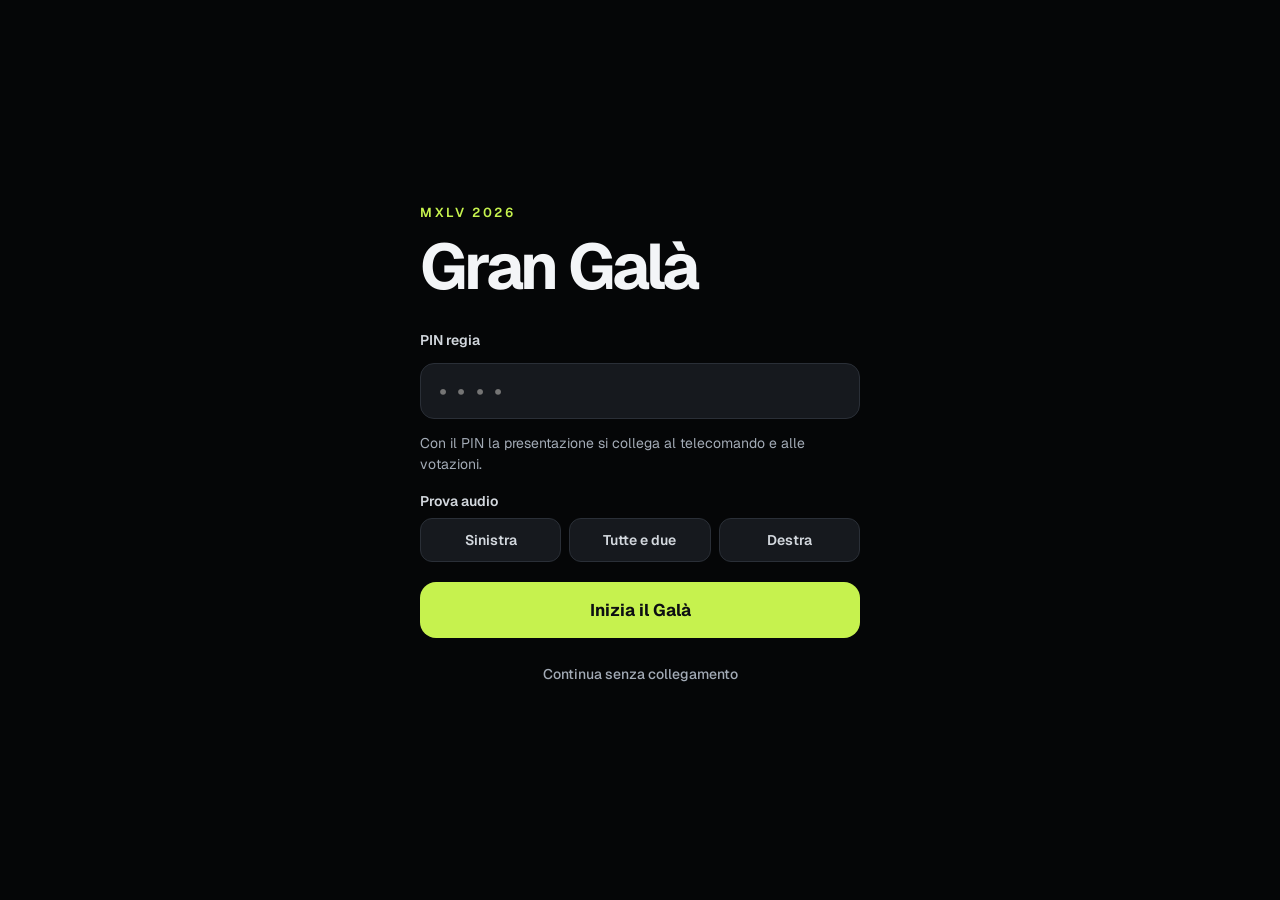
<file: presentazione.html>
<!doctype html>
<html lang="it">
<head>
  <meta charset="utf-8">
  <meta name="viewport" content="width=device-width, initial-scale=1, viewport-fit=cover">
  <title>Gran Galà MXLV</title>
  <meta name="robots" content="noindex, nofollow">
  <meta name="theme-color" content="#050607">
  <link rel="icon" href="img/icon-192.png">
  <link rel="preconnect" href="https://fonts.googleapis.com">
  <link rel="preconnect" href="https://fonts.gstatic.com" crossorigin>
  <link rel="stylesheet" href="https://fonts.googleapis.com/css2?family=Geist:wght@400;500;600;700;800&display=swap">
  <link rel="stylesheet" href="gala/presentazione.css?v=8">
  <link rel="stylesheet" href="gala/atto2.css?v=1">
</head>
<body>
  <div class="viewport">
    <div class="stage" id="stage"></div>
  </div>

  <div class="start" id="start">
    <div class="start-box">
      <span class="start-eyebrow">MXLV 2026</span>
      <h1>Gran Galà</h1>
      <label class="start-label" for="pin">PIN regia</label>
      <input id="pin" class="start-pin" type="password" inputmode="numeric" autocomplete="off" maxlength="12" placeholder="••••">
      <p class="start-msg" id="start-msg">Con il PIN la presentazione si collega al telecomando e alle votazioni.</p>
      <div class="start-audio" role="group" aria-label="Prova audio">
        <span class="start-label">Prova audio</span>
        <div class="start-audio-btns">
          <button type="button" data-chime="-1">Sinistra</button>
          <button type="button" data-chime="0">Tutte e due</button>
          <button type="button" data-chime="1">Destra</button>
        </div>
      </div>
      <button type="button" class="start-go" id="start-go">Inizia il Galà</button>
      <button type="button" class="start-skip" id="start-skip">Continua senza collegamento</button>
    </div>
  </div>

  <div class="taken" id="taken" hidden>
    <div class="taken-box">
      <b>La regia è passata a <span id="taken-dev">un altro dispositivo</span></b>
      <span>Il telecomando adesso comanda l'altra presentazione. Questa resta ferma.</span>
      <button type="button" id="taken-go">Riprendi la regia qui</button>
    </div>
  </div>

  <div class="overview" id="overview" hidden>
    <div class="ov-head"><b>Tutte le slide</b><span>Clicca una slide per andarci. O oppure Esc per chiudere.</span><button type="button" id="ov-close">Chiudi</button></div>
    <div class="ov-grid"></div>
  </div>
  <div class="toast" id="toast" role="status" hidden></div>

  <nav class="hud" id="hud" aria-label="Controlli presentazione">
    <button type="button" id="hud-prev" aria-label="Slide precedente">◀</button>
    <select id="hud-jump" aria-label="Vai alla slide"></select>
    <button type="button" id="hud-next" aria-label="Slide successiva">▶</button>
    <button type="button" id="hud-ov">Tutte le slide</button>
    <button type="button" id="hud-edit">Modifica testi</button>
    <span class="hud-link" id="hud-link" title="Collegamento al telecomando"></span>
    <button type="button" id="hud-fs">Schermo intero</button>
  </nav>

  <script src="lib/supabase.js?v=2.45.4"></script>
  <script src="gala/stagione.js?v=1"></script>
  <script src="gala/atto2.js?v=1"></script>
  <script src="gala/presentazione.js?v=11"></script>
</body>
</html>
</file>
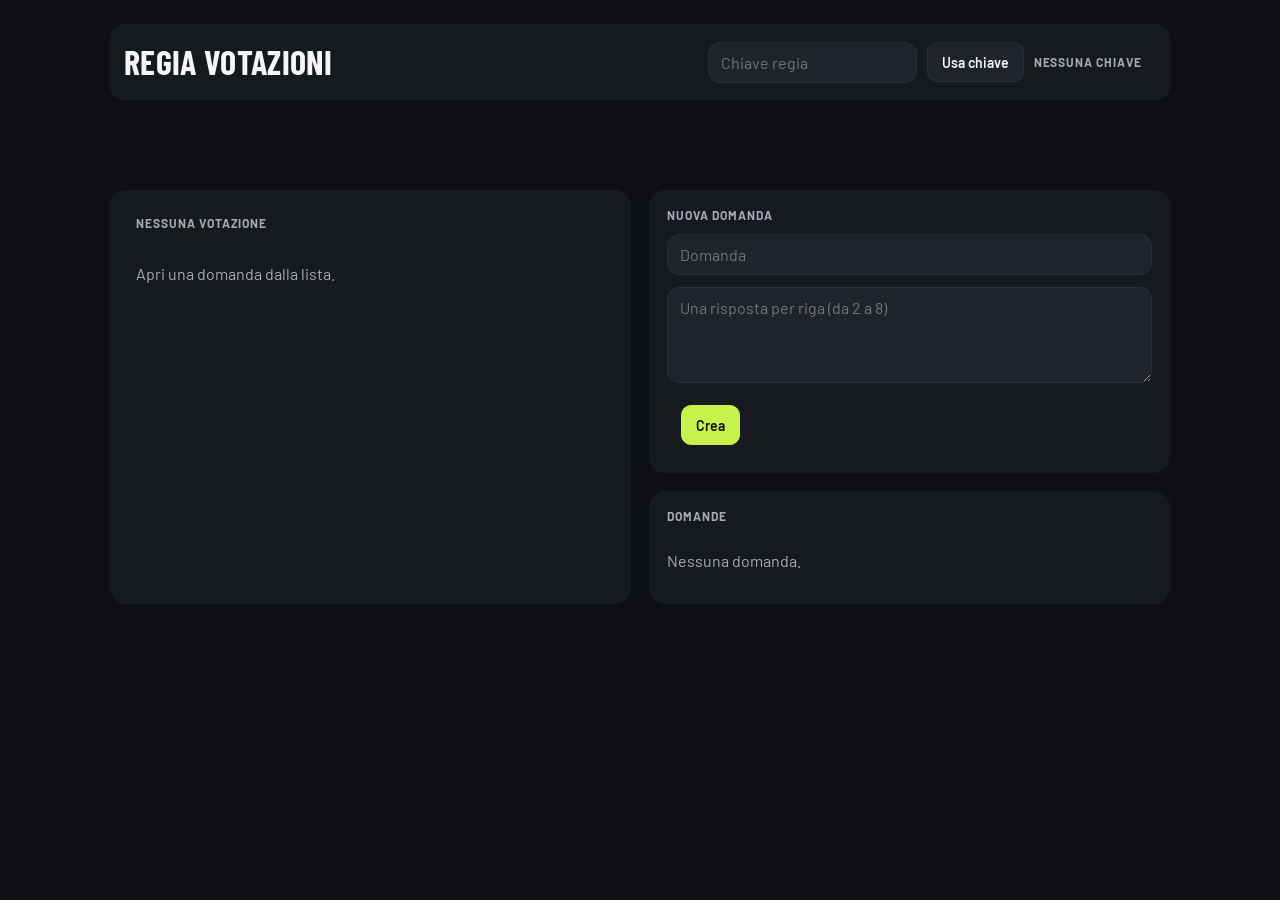
<file: regia.html>
<!doctype html>
<html lang="it">
<head>
  <meta charset="utf-8">
  <meta name="viewport" content="width=device-width, initial-scale=1">
  <meta name="robots" content="noindex, nofollow">
  <title>MXLV - Regia votazioni</title>
  <link rel="stylesheet" href="styles.css?v=30">
  <style>
    body { position: static; }
    .regia { max-width: 1100px; margin: 0 auto; padding: 24px 20px 60px; display: flex; flex-direction: column; gap: 22px; }
    .regia h1 { margin: 0; font-family: var(--display); font-size: 34px; text-transform: uppercase; }
    .row { display: flex; gap: 10px; flex-wrap: wrap; align-items: center; }
    input, textarea { font: inherit; color: var(--text); background: var(--surface-2); border: 1px solid var(--line); border-radius: 12px; padding: 10px 12px; }
    textarea { width: 100%; min-height: 96px; resize: vertical; }
    .btn { min-height: 40px; padding: 0 14px; border-radius: 10px; border: 1px solid var(--line); background: var(--surface-2); color: var(--text); font: inherit; font-weight: 600; font-size: 14px; cursor: pointer; }
    .btn.primary { background: var(--accent); border-color: var(--accent); color: var(--bg); }
    .btn.danger { color: #FF6B6B; }
    .btn:active { opacity: .7; }
    .grid { display: grid; grid-template-columns: 1fr 1fr; gap: 18px; }
    @media (max-width: 800px) { .grid { grid-template-columns: 1fr; } }
    .panel { padding: 18px; display: flex; flex-direction: column; gap: 12px; }
    .poll { padding: 12px 14px; display: flex; flex-direction: column; gap: 8px; border: 1px solid var(--line); border-radius: 12px; }
    .poll.open { border-color: var(--accent); }
    .poll .q { font-weight: 600; }
    .st { font-size: 12px; font-weight: 700; letter-spacing: .08em; text-transform: uppercase; color: var(--muted); }
    .poll.open .st { color: var(--accent); }
    .stage { padding: 26px; display: flex; flex-direction: column; gap: 18px; min-height: 360px; }
    .stage .q { font-family: var(--display); font-size: 40px; line-height: 1.02; text-transform: uppercase; margin: 0; }
    .counter { font-family: var(--display); font-size: 64px; line-height: 1; color: var(--accent); }
    .counter small { font-size: 24px; color: var(--muted); }
    .bar { display: flex; flex-direction: column; gap: 6px; }
    .bar .lbl { display: flex; justify-content: space-between; font-weight: 600; }
    .bar .track { height: 14px; border-radius: 8px; background: var(--surface-2); overflow: hidden; }
    .bar .fill { height: 100%; background: var(--accent); width: 0; transition: width .4s ease; }
    .who { display: flex; gap: 6px; flex-wrap: wrap; }
    .who span { font-size: 13px; padding: 4px 10px; border-radius: 999px; background: var(--surface-2); }
    .err { color: #FF6B6B; font-size: 14px; min-height: 18px; }
  </style>
</head>
<body>
  <div class="regia">
    <div class="row" style="justify-content: space-between">
      <h1>Regia votazioni</h1>
      <div class="row">
        <input id="key" type="password" placeholder="Chiave regia" autocomplete="off">
        <button class="btn" id="save-key">Usa chiave</button>
        <span id="key-state" class="st"></span>
      </div>
    </div>
    <p class="err" id="err"></p>

    <div class="grid">
      <section class="card stage" id="stage" aria-live="polite"></section>

      <div style="display:flex; flex-direction:column; gap:18px">
        <section class="card panel">
          <span class="st">Nuova domanda</span>
          <input id="new-q" placeholder="Domanda">
          <textarea id="new-o" placeholder="Una risposta per riga (da 2 a 8)"></textarea>
          <div class="row"><button class="btn primary" id="create">Crea</button></div>
        </section>
        <section class="card panel">
          <span class="st">Domande</span>
          <div id="list" style="display:flex; flex-direction:column; gap:10px"></div>
        </section>
      </div>
    </div>
  </div>

  <script src="lib/supabase.js?v=2.45.4"></script>
  <script>
    const SUPABASE_URL = 'https://kzxufyulcxsocvtdvget.supabase.co';
    const SUPABASE_KEY = 'sb_publishable_f046qLhQ1n5Wqu3DKkwGDA_1kFCdSc_';
    const sb = window.supabase.createClient(SUPABASE_URL, SUPABASE_KEY);
    const $ = (id) => document.getElementById(id);
    const esc = (s) => String(s).replace(/[&<>"']/g, (c) => ({ '&': '&amp;', '<': '&lt;', '>': '&gt;', '"': '&quot;', "'": '&#39;' }[c]));
    let key = '';
    try { key = localStorage.getItem('mxlv-regia-key') || ''; } catch (e) { /* niente */ }
    $('key').value = key;
    let voters = [], polls = [], votes = [];

    async function checkKey() {
      if (!key) { $('key-state').textContent = 'Nessuna chiave'; return; }
      const { data } = await sb.rpc('regia_check', { p_key: key });
      $('key-state').textContent = data ? 'Chiave ok' : 'Chiave sbagliata';
      $('key-state').style.color = data ? 'var(--accent)' : '#FF6B6B';
    }
    $('save-key').onclick = () => {
      key = $('key').value.trim();
      try { localStorage.setItem('mxlv-regia-key', key); } catch (e) { /* niente */ }
      checkKey();
    };

    async function call(fn, args) {
      $('err').textContent = '';
      const { data, error } = await sb.rpc(fn, { p_key: key, ...args });
      if (error) $('err').textContent = error.message;
      await load();
      return data;
    }

    async function load() {
      const [v, p] = await Promise.all([
        voters.length ? { data: voters } : sb.from('voters').select('name').order('ord'),
        sb.from('polls').select('*').order('ord').order('id')
      ]);
      voters = v.data || [];
      polls = p.data || [];
      const open = polls.find((x) => x.status === 'open');
      const shown = open || [...polls].filter((x) => x.status === 'closed').sort((a, b) => new Date(b.closed_at) - new Date(a.closed_at))[0];
      votes = [];
      if (shown) {
        const r = await sb.from('votes').select('voter,choice').eq('poll_id', shown.id);
        votes = r.data || [];
      }
      paint(shown);
    }

    function paint(shown) {
      // Palco: quello che la presentazione dovrà mostrare
      if (!shown) {
        $('stage').innerHTML = '<span class="st">Nessuna votazione</span><p class="muted">Apri una domanda dalla lista.</p>';
      } else {
        const counts = shown.options.map((_, i) => votes.filter((v) => v.choice === i).length);
        const max = Math.max(1, ...counts);
        $('stage').innerHTML = `
          <span class="st" style="color:${shown.status === 'open' ? 'var(--accent)' : 'var(--muted)'}">${shown.status === 'open' ? 'Votazione aperta' : 'Votazione chiusa'}</span>
          <h2 class="q">${esc(shown.question)}</h2>
          <div class="counter">${votes.length} <small>su ${voters.length} hanno votato</small></div>
          ${shown.options.map((o, i) => `<div class="bar">
            <div class="lbl"><span>${esc(o)}</span><span>${counts[i]}</span></div>
            <div class="track"><div class="fill" style="width:${(counts[i] / max) * 100}%"></div></div>
          </div>`).join('')}
          <div class="who">${votes.map((v) => `<span>${esc(v.voter.split(' ')[0])}</span>`).join('')}</div>`;
      }
      // Lista domande
      $('list').innerHTML = polls.length ? polls.map((p) => `
        <div class="poll ${p.status}">
          <span class="st">${{ draft: 'In attesa', open: 'Aperta', closed: 'Chiusa' }[p.status]}</span>
          <span class="q">${esc(p.question)}</span>
          <span class="muted small">${p.options.map(esc).join(' · ')}</span>
          <div class="row">
            ${p.status !== 'open' ? `<button class="btn primary" data-act="regia_open" data-id="${p.id}">Apri</button>` : `<button class="btn primary" data-act="regia_close" data-id="${p.id}">Chiudi</button>`}
            <button class="btn" data-act="regia_reset" data-id="${p.id}">Azzera voti</button>
            <button class="btn danger" data-act="regia_delete" data-id="${p.id}">Elimina</button>
          </div>
        </div>`).join('') : '<p class="muted">Nessuna domanda.</p>';
      $('list').querySelectorAll('[data-act]').forEach((b) => b.onclick = () => {
        if (b.dataset.act === 'regia_delete' && !confirm('Eliminare questa domanda e i suoi voti?')) return;
        call(b.dataset.act, { p_poll: +b.dataset.id });
      });
    }

    $('create').onclick = async () => {
      const q = $('new-q').value.trim();
      const opts = $('new-o').value.split('\n').map((s) => s.trim()).filter(Boolean);
      if (!q || opts.length < 2) { $('err').textContent = 'Serve una domanda e almeno 2 risposte.'; return; }
      await call('regia_create', { p_question: q, p_options: opts, p_ord: polls.length + 1 });
      $('new-q').value = ''; $('new-o').value = '';
    };

    sb.channel('regia')
      .on('postgres_changes', { event: '*', schema: 'public', table: 'polls' }, load)
      .on('postgres_changes', { event: '*', schema: 'public', table: 'votes' }, load)
      .subscribe();
    checkKey();
    load();
  </script>
</body>
</html>
</file>
<file: gala/presentazione.css>
/* Gran Galà MXLV: presentazione per la TV.
   Palco 16:9 (1920x1080) scalato sullo schermo, una slide alla volta, avanzamento a step.
   Colori dell'app MXLV, font Geist. */
:root {
  --bg: #0D0F12;
  --black: #050607;
  --surface: #16191E;
  --surface-2: #1F232A;
  --surface-3: #262A31;
  --line: #2A2F37;
  --text: #F3F5F7;
  --text-2: #D3D8DE;
  --muted: #A3ABB6;
  --faint: #7D8590;
  --accent: #C6F24E;
  --accent-ink: #0D0F12;
  --gold: #E8C15A;
  --font: 'Geist', 'Helvetica Neue', Arial, sans-serif;
  color-scheme: dark;
}
* { box-sizing: border-box; }
[hidden] { display: none !important; }
html, body { height: 100%; margin: 0; }
body { background: var(--black); color: var(--text); font-family: var(--font); overflow: hidden; -webkit-font-smoothing: antialiased; }
.viewport { position: fixed; inset: 0; overflow: hidden; }
.stage { width: 1920px; height: 1080px; position: absolute; left: 50%; top: 50%; transform-origin: center center; background: var(--bg); overflow: hidden; }
.stage.cursorless { cursor: none; }

.slide { position: absolute; inset: 0; opacity: 0; background: var(--bg); }
.slide.in { opacity: 1; transition: opacity .5s ease .35s; }
.slide.leaving { opacity: 0; transition: opacity .3s ease; pointer-events: none; }
.slide.black { background: var(--black); }

/* Etichette */
.eyebrow { font-weight: 600; font-size: 26px; letter-spacing: .2em; text-transform: uppercase; color: var(--muted); }
.eyebrow.accent { color: var(--accent); }

/* --- Copertina --- */
.cover .glow {
  position: absolute; width: 1400px; height: 1400px; border-radius: 50%; left: 50%; top: 40%;
  background: radial-gradient(circle, rgba(198,242,78,.16) 0%, rgba(198,242,78,.05) 35%, transparent 65%);
  animation: drift 14s ease-in-out infinite alternate;
}
@keyframes drift { from { transform: translate(-58%, -52%); } to { transform: translate(-42%, -46%); } }
.cover .inner { position: absolute; inset: 0; padding: 120px 160px 110px; display: flex; flex-direction: column; justify-content: space-between; }
.cover h1 { margin: 0; font-weight: 700; font-size: 250px; line-height: .9; letter-spacing: -.055em; }
.cover h1 .l2 { display: block; color: var(--accent); }
.cover .sub { display: flex; align-items: baseline; gap: 40px; margin-top: 36px; font-weight: 500; font-size: 44px; letter-spacing: -.015em; color: var(--text-2); }
.cover .sub .dot { width: 14px; height: 14px; border-radius: 50%; background: var(--accent); align-self: center; }
.room { display: flex; flex-direction: column; align-items: center; gap: 40px; }
.room-faces { display: grid; grid-template-columns: repeat(5, 150px); gap: 34px 30px; }
.room-face { display: flex; flex-direction: column; align-items: center; gap: 12px; }
.rf-img { width: 150px; height: 150px; border-radius: 50%; overflow: hidden; background: var(--surface); border: 5px solid var(--line); opacity: .28; filter: grayscale(1); transition: opacity .6s ease, filter .6s ease, border-color .6s ease, transform .6s cubic-bezier(.2,1.6,.4,1), box-shadow .6s ease; }
.rf-img img, .rf-img .initials { width: 100%; height: 100%; object-fit: cover; display: grid; place-items: center; font-weight: 600; font-size: 52px; color: var(--text-2); }
.rf-name { font-size: 26px; font-weight: 600; letter-spacing: -.02em; color: var(--faint); transition: color .6s ease; }
.room-face.on .rf-img { opacity: 1; filter: none; border-color: var(--accent); transform: scale(1.06); box-shadow: 0 0 50px rgba(198,242,78,.25); }
.room-face.on .rf-name { color: var(--text); }
.room-label { display: flex; align-items: baseline; gap: 16px; font-weight: 600; font-size: 40px; letter-spacing: -.02em; color: var(--muted); }
.room-count { color: var(--text); font-weight: 700; font-size: 64px; letter-spacing: -.04em; font-variant-numeric: tabular-nums; }
.room.full .room-count { color: var(--accent); }

/* --- Divisori di atto --- */
.divider .inner { position: absolute; inset: 0; padding: 0 160px; display: flex; flex-direction: column; justify-content: center; gap: 30px; }
.divider .num { font-weight: 600; font-size: 34px; letter-spacing: .24em; text-transform: uppercase; color: var(--accent); }
.divider h2 { margin: 0; font-weight: 700; font-size: 200px; line-height: .92; letter-spacing: -.055em; max-width: 1500px; text-wrap: balance; }
.divider .bar { width: 160px; height: 10px; border-radius: 5px; background: var(--accent); transform-origin: left; animation: grow .9s .3s cubic-bezier(.2,.8,.2,1) both; }
@keyframes grow { from { transform: scaleX(0); } }

/* --- Slide da preparare --- */
.todo .inner { position: absolute; inset: 0; padding: 120px 160px; display: flex; flex-direction: column; justify-content: center; gap: 36px; }
.todo h2 { margin: 0; font-weight: 700; font-size: 130px; line-height: .95; letter-spacing: -.05em; max-width: 1500px; text-wrap: balance; }
.todo .tag { align-self: flex-start; font-weight: 700; font-size: 24px; letter-spacing: .18em; text-transform: uppercase; color: var(--gold); border: 2px dashed var(--gold); border-radius: 12px; padding: 12px 22px 10px; }
.todo p { margin: 0; font-size: 38px; line-height: 1.35; color: var(--muted); max-width: 1300px; }

/* --- Video --- */
.video video { position: absolute; inset: 0; width: 100%; height: 100%; object-fit: contain; background: var(--black); }
.video .missing { position: absolute; inset: 0; display: flex; flex-direction: column; justify-content: center; align-items: center; gap: 24px; text-align: center; }
.video .missing b { font-size: 72px; font-weight: 700; letter-spacing: -.04em; }
.video .missing span { font-size: 32px; color: var(--muted); }
.video .missing code { font-family: ui-monospace, Menlo, monospace; color: var(--accent); }

/* --- Keynote --- */
.keynote .lines { position: absolute; inset: 0; display: flex; flex-direction: column; justify-content: center; align-items: center; gap: 28px; text-align: center; padding: 0 200px; }
.kl { margin: 0; font-weight: 600; font-size: 92px; line-height: 1.06; letter-spacing: -.04em; opacity: 0; transform: translateY(24px); filter: blur(10px); transition: opacity 1.1s ease, transform 1.1s cubic-bezier(.2,.8,.2,1), filter 1.1s ease; text-wrap: balance; }
.kl.small { font-size: 60px; color: var(--muted); font-weight: 500; letter-spacing: -.03em; }
.kl em { font-style: normal; color: var(--accent); }
.kl.show { opacity: 1; transform: none; filter: none; }
.kl.gone { opacity: 0; transform: translateY(-24px); filter: blur(10px); }
.mystery { position: absolute; left: 50%; top: 50%; width: 360px; height: 360px; transform: translate(-50%, -50%) scale(.6); opacity: 0; border-radius: 84px; background: linear-gradient(145deg, #1c2128, #0f1216); box-shadow: 0 0 0 2px rgba(198,242,78,.35), 0 0 120px 30px rgba(198,242,78,.18); display: grid; place-items: center; transition: opacity 1.4s ease, transform 1.6s cubic-bezier(.2,.8,.2,1); }
.mystery.show { opacity: 1; transform: translate(-50%, -50%) scale(1); }
.mystery span { font-weight: 700; font-size: 190px; color: var(--accent); filter: blur(14px); animation: breathe 3.2s ease-in-out infinite; }
@keyframes breathe { 50% { filter: blur(7px); opacity: .7; } }
.mystery-cap { position: absolute; left: 0; right: 0; bottom: 170px; text-align: center; font-weight: 600; font-size: 26px; letter-spacing: .32em; text-transform: uppercase; color: var(--faint); opacity: 0; transition: opacity 1.2s ease .8s; }
.mystery-cap.show { opacity: 1; }

/* --- Come si vota --- */
.howto .inner { position: absolute; inset: 0; padding: 110px 140px; display: grid; grid-template-columns: 1fr auto; gap: 80px; align-items: center; }
.howto h2 { margin: 0 0 56px; font-weight: 700; font-size: 104px; line-height: .95; letter-spacing: -.05em; }
.howto ol { list-style: none; margin: 0; padding: 0; display: flex; flex-direction: column; gap: 34px; counter-reset: s; }
.howto li { display: flex; align-items: center; gap: 28px; font-size: 40px; font-weight: 500; letter-spacing: -.02em; counter-increment: s; }
.howto li::before { content: counter(s); flex: none; width: 76px; height: 76px; border-radius: 50%; display: grid; place-items: center; background: var(--accent); color: var(--accent-ink); font-weight: 700; font-size: 38px; }
.howto li b { color: var(--accent); font-weight: 600; }

/* --- Votazione --- */
.vote .inner { position: absolute; inset: 0; padding: 90px 140px 80px; display: grid; grid-template-rows: auto auto 1fr auto; gap: 40px; }
.vote-head { display: flex; justify-content: space-between; align-items: center; }
.live { display: inline-flex; align-items: center; gap: 18px; font-weight: 600; font-size: 26px; letter-spacing: .18em; text-transform: uppercase; color: var(--accent); }
.live .ldot { width: 20px; height: 20px; border-radius: 50%; background: var(--accent); animation: ping 1.6s infinite; }
@keyframes ping { 0% { box-shadow: 0 0 0 0 rgba(198,242,78,.6); } 70% { box-shadow: 0 0 0 22px rgba(198,242,78,0); } 100% { box-shadow: 0 0 0 0 rgba(198,242,78,0); } }
.vote.closed .live, .vote.waiting .live { color: var(--muted); }
.vote.closed .live .ldot, .vote.waiting .live .ldot { background: var(--muted); animation: none; }
.count { font-weight: 500; font-size: 34px; color: var(--muted); letter-spacing: -.01em; }
.count b { color: var(--text); font-weight: 700; font-size: 56px; letter-spacing: -.04em; font-variant-numeric: tabular-nums; }
.question { margin: 0; font-weight: 700; font-size: 96px; line-height: 1; letter-spacing: -.045em; max-width: 1600px; text-wrap: balance; }
.opts { display: flex; flex-direction: column; gap: 22px; align-self: center; }
.opts.many { display: grid; grid-template-columns: 1fr 1fr; gap: 16px 22px; }
.opts.many .opt { height: 88px; }
.opts.many .opt .lbl { font-size: 38px; }
.opt { position: relative; height: 112px; border-radius: 20px; background: var(--surface); display: flex; align-items: center; gap: 28px; padding: 0 40px; overflow: hidden; transition: opacity .6s ease, transform .6s cubic-bezier(.2,.8,.2,1), box-shadow .6s ease; }
.opt .bar { position: absolute; inset: 0 auto 0 0; width: 0; background: var(--surface-2); transition: width .8s cubic-bezier(.2,.8,.2,1), background .6s ease; }
.opt .lbl { position: relative; flex: 1; min-width: 0; font-size: 46px; font-weight: 600; letter-spacing: -.025em; white-space: nowrap; overflow: hidden; text-overflow: ellipsis; }
.opt .num { position: relative; font-weight: 700; font-size: 56px; letter-spacing: -.04em; font-variant-numeric: tabular-nums; min-width: 90px; text-align: right; }
.opt .pct { position: relative; font-weight: 500; font-size: 36px; color: var(--muted); letter-spacing: -.02em; font-variant-numeric: tabular-nums; min-width: 110px; text-align: right; }
.opts.many .opt .num { font-size: 44px; min-width: 60px; }
.opts.many .opt .pct { display: none; }
.opt .oface { position: relative; flex: none; width: 60px; height: 60px; border-radius: 50%; overflow: hidden; background: var(--surface-2); }
.opt .oface img, .opt .oface .initials { width: 100%; height: 100%; object-fit: cover; display: grid; place-items: center; font-weight: 600; font-size: 22px; }
.opt .win-badge { position: relative; font-weight: 700; font-size: 24px; letter-spacing: .18em; text-transform: uppercase; padding: 8px 20px 6px; border-radius: 10px; display: none; background: var(--accent-ink); color: var(--accent); }
.vote.hidden-live:not(.closed) .opt .bar { width: 0 !important; }
.vote.hidden-live:not(.closed) .opt .num, .vote.hidden-live:not(.closed) .opt .pct { visibility: hidden; }
.vote.closed .opt.loser { opacity: .28; transform: scale(.98); }
.vote.closed .opt.winner { transform: scale(1.04); box-shadow: 0 0 0 4px var(--accent), 0 0 90px rgba(198,242,78,.35); }
.vote.closed .opt.winner .bar { background: var(--accent); }
.vote.closed .opt.winner .lbl, .vote.closed .opt.winner .num, .vote.closed .opt.winner .pct { color: var(--accent-ink); }
.vote.closed .opt.winner .win-badge { display: inline-block; }
.vote.closed.reveal .opt.winner::after { content: ""; position: absolute; inset: 0; pointer-events: none; background: linear-gradient(100deg, transparent 30%, rgba(255,255,255,.55) 50%, transparent 70%); transform: translateX(-100%); animation: sweep 1.1s .25s ease-out forwards; }
@keyframes sweep { to { transform: translateX(100%); } }
.vote-foot { display: flex; justify-content: space-between; align-items: center; gap: 40px; }
.voters { display: flex; gap: 16px; flex-wrap: nowrap; flex: none; }
.voter { position: relative; width: 88px; height: 88px; border-radius: 50%; border: 4px solid var(--line); background: var(--surface); overflow: hidden; opacity: .35; filter: grayscale(1); transition: opacity .4s ease, filter .4s ease, border-color .4s ease, transform .45s cubic-bezier(.2,1.6,.4,1); }
.voter img, .voter .initials { width: 100%; height: 100%; object-fit: cover; display: grid; place-items: center; font-weight: 600; font-size: 30px; color: var(--text-2); letter-spacing: -.02em; }
.voter.in { opacity: 1; filter: none; border-color: var(--accent); transform: scale(1.06); }
.vote-note { font-size: 24px; line-height: 1.35; color: var(--faint); text-align: right; max-width: 460px; }
canvas.fx { position: absolute; inset: 0; pointer-events: none; }

/* --- Passaggio del microfono --- */
.handoff .inner { position: absolute; inset: 0; display: flex; flex-direction: column; justify-content: center; align-items: center; gap: 50px; text-align: center; }
.handoff .face { width: 420px; height: 420px; border-radius: 50%; overflow: hidden; border: 8px solid var(--accent); box-shadow: 0 0 160px 20px rgba(198,242,78,.25); animation: pop 1s cubic-bezier(.2,1.4,.4,1) both .2s; }
.handoff .face img, .handoff .face .initials { width: 100%; height: 100%; object-fit: cover; display: grid; place-items: center; font-size: 160px; font-weight: 700; }
@keyframes pop { from { transform: scale(.4); opacity: 0; } }
.handoff h2 { margin: 0; font-weight: 700; font-size: 150px; line-height: .92; letter-spacing: -.055em; }
.handoff h2 span { color: var(--accent); }

/* --- Riepilogo votazioni --- */
.recap .inner { position: absolute; inset: 0; padding: 100px 140px; display: flex; flex-direction: column; gap: 50px; }
.recap h2 { margin: 0; font-weight: 700; font-size: 110px; line-height: .95; letter-spacing: -.05em; }
.recap-list { display: grid; grid-template-columns: 1fr 1fr; gap: 20px 40px; align-content: start; }
.recap-item { background: var(--surface); border-radius: 22px; padding: 26px 32px; display: flex; flex-direction: column; gap: 10px; min-width: 0; }
.recap-item .q { font-size: 28px; color: var(--muted); line-height: 1.25; }
.recap-item .a { font-size: 44px; font-weight: 700; letter-spacing: -.035em; color: var(--accent); line-height: 1.1; }
.recap-item .a.none { color: var(--faint); font-weight: 600; }
.recap-item .n { font-size: 24px; color: var(--faint); }
.recap-empty { font-size: 40px; color: var(--muted); }

/* --- Chiusura --- */
.end .inner { position: absolute; inset: 0; display: flex; flex-direction: column; justify-content: center; padding: 0 160px; gap: 34px; }
.end h2 { margin: 0; font-weight: 700; font-size: 220px; line-height: .9; letter-spacing: -.055em; }
.end h2 span { color: var(--accent); }
.end p { margin: 0; font-size: 48px; color: var(--text-2); letter-spacing: -.02em; }

/* --- Schermata d'ingresso --- */
.start { position: fixed; inset: 0; z-index: 20; display: grid; place-items: center; background: var(--black); padding: 24px max(16px, env(safe-area-inset-right, 0px)) 24px max(16px, env(safe-area-inset-left, 0px)); }
.start[hidden] { display: none; }
.start-box { width: min(440px, 100%); display: flex; flex-direction: column; gap: 14px; }
.start-eyebrow { font-weight: 600; font-size: 13px; letter-spacing: .2em; text-transform: uppercase; color: var(--accent); }
.start h1 { margin: 0 0 18px; font-weight: 700; font-size: 64px; letter-spacing: -.05em; line-height: 1; }
.start-label { font-size: 14px; font-weight: 600; color: var(--text-2); }
.start-pin { height: 56px; border-radius: 14px; border: 1px solid var(--line); background: var(--surface); color: var(--text); font-family: var(--font); font-size: 26px; letter-spacing: .4em; padding: 0 18px; }
.start-pin:focus { outline: 2px solid var(--accent); outline-offset: 2px; }
.start-msg { margin: 0; font-size: 14px; line-height: 1.45; color: var(--muted); min-height: 40px; }
.start-msg.err { color: #FF6B6B; }
.start-audio { display: flex; flex-direction: column; gap: 8px; margin: 4px 0 6px; }
.start-audio-btns { display: grid; grid-template-columns: repeat(3, 1fr); gap: 8px; }
.start-audio-btns button { min-height: 44px; border: 1px solid var(--line); border-radius: 12px; background: var(--surface); color: var(--text-2); font-family: var(--font); font-weight: 600; font-size: 14px; cursor: pointer; }
.start-audio-btns button:active { background: var(--surface-2); }
.start-audio-btns button:focus-visible { outline: 2px solid var(--accent); outline-offset: 2px; }
.start-go { height: 56px; border: 0; border-radius: 16px; background: var(--accent); color: var(--accent-ink); font-family: var(--font); font-weight: 700; font-size: 17px; cursor: pointer; }
.start-go:disabled { opacity: .6; }
.start-skip { height: 44px; border: 0; background: transparent; color: var(--muted); font-family: var(--font); font-size: 14px; font-weight: 500; cursor: pointer; }
.start-go:focus-visible, .start-skip:focus-visible { outline: 2px solid var(--text); outline-offset: 2px; }

/* --- Regia passata a un altro dispositivo --- */
.taken { position: fixed; left: 0; right: 0; top: 0; z-index: 15; display: flex; justify-content: center; padding: calc(18px + env(safe-area-inset-top, 0px)) max(16px, env(safe-area-inset-right, 0px)) 0 max(16px, env(safe-area-inset-left, 0px)); pointer-events: none; }
.taken[hidden] { display: none; }
.taken-box { pointer-events: auto; display: flex; flex-direction: column; gap: 6px; max-width: 560px; padding: 16px 18px; border-radius: 16px; background: rgba(22,25,30,.96); border: 1px solid var(--gold); }
.taken-box b { font-size: 16px; }
.taken-box span { font-size: 14px; color: var(--muted); line-height: 1.4; }
.taken-box button { align-self: flex-start; margin-top: 6px; min-height: 40px; padding: 0 16px; border: 0; border-radius: 12px; background: var(--accent); color: var(--accent-ink); font-family: var(--font); font-weight: 700; font-size: 14px; cursor: pointer; }

/* --- Modalità modifica --- */
body.editing [data-edit] { outline: 3px dashed rgba(198,242,78,.55); outline-offset: 8px; border-radius: 6px; cursor: text; }
body.editing [data-edit]:focus { outline: 3px solid var(--accent); background: rgba(198,242,78,.08); }
body.editing .kl { opacity: 1 !important; transform: none !important; filter: none !important; }
body.editing .mystery { display: none; }
body.editing .mystery-cap { opacity: 1; }

/* --- Vista d'insieme --- */
.overview { position: fixed; inset: 0; z-index: 18; background: var(--black); overflow-y: auto; padding: calc(20px + env(safe-area-inset-top, 0px)) max(16px, env(safe-area-inset-right, 0px)) 40px max(16px, env(safe-area-inset-left, 0px)); }
.ov-head { display: flex; align-items: baseline; gap: 16px; flex-wrap: wrap; max-width: 1600px; margin: 0 auto 20px; }
.ov-head b { font-size: 22px; letter-spacing: -.02em; }
.ov-head span { font-size: 14px; color: var(--muted); flex: 1; min-width: 200px; }
.ov-head button { min-height: 40px; padding: 0 16px; border: 1px solid var(--line); border-radius: 12px; background: var(--surface); color: var(--text); font-family: var(--font); font-weight: 600; font-size: 14px; cursor: pointer; }
.ov-grid { display: grid; grid-template-columns: repeat(auto-fill, minmax(240px, 1fr)); gap: 18px; max-width: 1600px; margin: 0 auto; }
.ov-card { display: flex; flex-direction: column; gap: 8px; padding: 0; border: 0; background: transparent; color: var(--text-2); text-align: left; cursor: pointer; font-family: var(--font); min-width: 0; }
.ov-frame { position: relative; display: block; width: 100%; aspect-ratio: 16 / 9; border-radius: 10px; overflow: hidden; background: var(--bg); outline: 2px solid var(--line); }
.ov-card:hover .ov-frame, .ov-card:focus-visible .ov-frame { outline-color: var(--muted); }
.ov-card.current .ov-frame { outline: 3px solid var(--accent); }
.ov-stage { position: absolute; left: 0; top: 0; width: 1920px; height: 1080px; transform-origin: 0 0; transform: scale(.14); pointer-events: none; }
.thumb, .thumb * { animation: none !important; transition: none !important; }
.thumb .kl { opacity: 1; transform: none; filter: none; }
.thumb .mystery { display: none; }
.thumb .tick { transform: none; }
.ov-video { position: absolute; inset: 0; display: grid; place-items: center; font-size: 80px; font-weight: 700; letter-spacing: -.04em; color: var(--muted); }
.ov-label { display: flex; gap: 8px; font-size: 14px; font-weight: 500; line-height: 1.3; }
.ov-label b { color: var(--faint); font-weight: 600; font-variant-numeric: tabular-nums; }
.ov-card.current .ov-label { color: var(--accent); }

.toast { position: fixed; left: 50%; top: calc(18px + env(safe-area-inset-top, 0px)); transform: translateX(-50%); z-index: 25; max-width: calc(100vw - 32px); padding: 12px 18px; border-radius: 12px; background: var(--surface-2); border: 1px solid var(--line); color: var(--text); font-size: 14px; font-weight: 500; }

/* --- Controlli per la regia sul portatile --- */
.hud { position: fixed; left: 50%; bottom: calc(18px + env(safe-area-inset-bottom, 0px)); transform: translateX(-50%); display: flex; gap: 8px; align-items: center; padding: 8px 10px; border-radius: 999px; background: rgba(22,25,30,.92); border: 1px solid var(--line); opacity: 0; pointer-events: none; transition: opacity .4s ease; z-index: 10; max-width: calc(100vw - 32px); }
body.awake .hud { opacity: 1; pointer-events: auto; }
.hud button, .hud select { font-family: var(--font); font-size: 14px; font-weight: 600; color: var(--text-2); background: transparent; border: 0; border-radius: 999px; padding: 8px 14px; cursor: pointer; min-height: 36px; }
.hud select { background: var(--surface-2); max-width: 340px; min-width: 0; }
.hud button:hover, .hud button:focus-visible, .hud select:focus-visible { background: var(--surface-2); color: var(--text); outline: none; }
.hud-link { width: 10px; height: 10px; border-radius: 50%; background: var(--faint); flex: none; margin: 0 6px; }
.hud-link.on { background: var(--accent); }
.hud-link.err { background: #FF6B6B; }

@media (prefers-reduced-motion: reduce) {
  *, *::before, *::after { animation-duration: .01ms !important; animation-iteration-count: 1 !important; transition-duration: .01ms !important; }
}
</file>
<file: gala/atto2.css>
/* Gran Galà MXLV: Atto 2, La stagione. Palco 1920x1080. */
.a2 { position: absolute; inset: 0; }
.a2-head { position: absolute; left: 100px; top: 64px; display: flex; flex-direction: column; gap: 10px; }
.a2-head h2 { margin: 0; font-weight: 700; font-size: 92px; line-height: .95; letter-spacing: -.05em; }

/* Rivelazioni con data-at (il motore aggiunge .show) */
.a2 [data-at] { transition: opacity .7s ease, transform .9s cubic-bezier(.2,.8,.2,1), filter .7s ease; }

/* ---------- 1. Numeri ---------- */
.num-grid { position: absolute; left: 100px; right: 100px; top: 250px; bottom: 90px; display: grid; grid-template-columns: repeat(3, 1fr); grid-template-rows: 1fr 1fr; gap: 28px; }
.num-tile { position: relative; border-radius: 32px; background: var(--surface); border: 2px solid var(--line); overflow: hidden; perspective: 1200px; }
.num-tile .nt-q { position: absolute; inset: 0; display: grid; place-items: center; font-weight: 700; font-size: 150px; color: var(--surface-3); transition: opacity .5s ease, transform .7s ease; }
.num-tile .nt-body { position: absolute; inset: 0; padding: 40px 48px; display: flex; flex-direction: column; justify-content: flex-end; gap: 8px; opacity: 0; transform: rotateX(-70deg) translateY(30px); transform-origin: 50% 100%; transition: opacity .6s ease, transform .9s cubic-bezier(.2,1.3,.4,1); }
.num-tile.show .nt-q { opacity: 0; transform: scale(.6); }
.num-tile.show .nt-body { opacity: 1; transform: none; }
.num-tile.show { border-color: rgba(198,242,78,.35); box-shadow: 0 0 60px rgba(198,242,78,.08); transition: border-color .8s ease, box-shadow .8s ease; }
.nt-val { display: flex; align-items: baseline; font-weight: 700; font-size: 150px; line-height: .9; letter-spacing: -.06em; font-variant-numeric: tabular-nums; }
.nt-suf { font-size: 64px; letter-spacing: -.03em; margin-left: 10px; color: var(--muted); }
.nt-lbl { font-size: 38px; font-weight: 500; letter-spacing: -.02em; color: var(--text-2); }
.nt-sub { font-size: 28px; color: var(--muted); }
.num-tile.big { background: linear-gradient(150deg, #1c2410, var(--surface)); }
.num-tile.big.show { border-color: var(--accent); box-shadow: 0 0 120px rgba(198,242,78,.22); }
.num-tile.big .nt-val { color: var(--accent); }

/* ---------- 2. Catalogo ---------- */
.cat-stage { position: absolute; inset: 0; }
.cat-months { position: absolute; left: 100px; right: 100px; top: 248px; display: grid; grid-template-columns: repeat(12, 1fr); column-gap: 14px; text-align: center; font-weight: 600; font-size: 24px; letter-spacing: .14em; text-transform: uppercase; color: var(--muted); transition: opacity .6s ease; }
.cc { position: absolute; left: 0; top: 0; width: 130px; height: 128px; border-radius: 20px; padding: 12px 12px 10px; display: flex; flex-direction: column; gap: 2px; overflow: hidden; transform-origin: 0 0;
  background: color-mix(in srgb, var(--c) 16%, var(--surface)); border: 2px solid color-mix(in srgb, var(--c) 45%, transparent);
  transition: transform 1s cubic-bezier(.2,.8,.2,1), opacity .7s ease, translate .7s cubic-bezier(.2,1.4,.4,1); }
.cc.pre { opacity: 0 !important; translate: 0 -60px; }
.cc.no-anim { transition: none; }
.cc-top { display: flex; align-items: center; gap: 8px; height: 38px; margin-bottom: 4px; }
.cc-e { font-size: 32px; line-height: 1; }
.cc-d { font-weight: 700; font-size: 17px; letter-spacing: .02em; color: var(--c); font-variant-numeric: tabular-nums; }
.cc-t { font-weight: 600; font-size: 16px; line-height: 1.12; letter-spacing: -.01em; color: var(--text); display: -webkit-box; -webkit-line-clamp: 2; -webkit-box-orient: vertical; overflow: hidden; }
.cc-c { margin-top: auto; font-size: 14px; color: var(--muted); }
.cc-cena { position: absolute; right: 10px; bottom: 8px; font-size: 18px; }
.cc.k-neutra { --c: #5d646e; background: var(--surface); border-color: var(--line); justify-content: flex-end; }
.cc.k-neutra .cc-d { color: var(--faint); }
.cc.k-futura { background: transparent; border: 2px dashed var(--line); }
.cc.k-futura .cc-e { opacity: .45; }
.cc.k-futura .cc-t { color: var(--faint); font-weight: 500; }
.cc.k-gala { --c: var(--gold); background: linear-gradient(150deg, #3a2f12, #1d1a12); border-color: var(--gold); box-shadow: 0 0 40px rgba(232,193,90,.25); }
.cat-rows, .cat-places { position: absolute; inset: 0; opacity: 0; pointer-events: none; transition: opacity .6s ease .3s; }
.cat-row { position: absolute; left: 100px; width: 340px; height: 88px; display: flex; align-items: center; gap: 16px; }
.cr-e { font-size: 44px; }
.cr-n { white-space: nowrap; font-weight: 600; font-size: 32px; letter-spacing: -.02em; }
.cr-v { margin-left: auto; font-weight: 700; font-size: 40px; color: var(--accent); font-variant-numeric: tabular-nums; }
.cp-title { position: absolute; left: 100px; top: 232px; font-weight: 600; font-size: 26px; letter-spacing: .2em; text-transform: uppercase; color: var(--muted); }
.cat-place { position: absolute; left: 100px; width: 740px; height: 147px; display: grid; grid-template-columns: 90px 1fr; grid-template-rows: auto auto; align-content: center; column-gap: 20px; }
.cp-rank { grid-row: span 2; width: 80px; height: 80px; border-radius: 50%; display: grid; place-items: center; align-self: center; background: var(--accent); color: var(--accent-ink); font-weight: 700; font-size: 40px; }
.cat-place:not(:first-child) .cp-rank { background: var(--surface-3); color: var(--text); }
.cp-n { font-weight: 700; font-size: 60px; letter-spacing: -.04em; line-height: 1; }
.cp-v { font-size: 30px; color: var(--muted); }
.cat-stage[data-mode="1"] .cat-months, .cat-stage[data-mode="2"] .cat-months { opacity: 0; }
.cat-stage[data-mode="1"] .cat-rows { opacity: 1; }
.cat-stage[data-mode="2"] .cat-places { opacity: 1; }

/* ---------- 3. Registro ---------- */
.mos { position: absolute; left: 90px; top: 70px; display: flex; flex-direction: column; gap: 34px; }
.mos-months, .mos-grid { display: grid; grid-template-columns: repeat(26, 36px); column-gap: 3px; }
.mos-months { height: 30px; font-weight: 600; font-size: 18px; letter-spacing: .1em; text-transform: uppercase; color: var(--muted); white-space: nowrap; }
.mos-grid { row-gap: 3px; margin-top: 6px; }
.mos-grid > span { width: 36px; height: 36px; display: grid; place-items: center; border-radius: 8px; background: var(--surface); border: 1px solid var(--line); }
.mc { font-style: normal; font-size: 22px; line-height: 1; }
.mc.neutra, .mc.futura, .mc.gala { width: 8px; height: 8px; border-radius: 50%; background: var(--surface-3); }
.mos-grid > span:has(.neutra) { background: transparent; border-color: rgba(255,255,255,.04); }
.mos-grid > span:has(.futura), .mos-grid > span:has(.gala) { background: transparent; border-style: dashed; }
.mos.armed .mos-grid > span { opacity: 0; transform: scale(.3); }
.mos.armed.run .mos-grid > span { opacity: 1; transform: none; transition: opacity .35s ease var(--dl), transform .5s cubic-bezier(.2,1.6,.4,1) var(--dl); }
.mos-side { position: absolute; left: 1180px; right: 90px; top: 70px; bottom: 90px; display: flex; flex-direction: column; gap: 22px; }
.mos-side h2 { margin: 0; font-weight: 700; font-size: 110px; line-height: .92; letter-spacing: -.055em; }
.mos-side p { margin: 0; font-size: 34px; line-height: 1.3; color: var(--muted); }
.mos-leg { list-style: none; margin: auto 0 0; padding: 0; display: flex; flex-direction: column; gap: 14px; }
.mos-leg li { display: flex; align-items: center; gap: 22px; padding: 18px 26px; border-radius: 20px; background: var(--surface); }
.ml-e { font-size: 40px; }
.ml-l { font-size: 32px; font-weight: 500; color: var(--text-2); }
.ml-v { margin-left: auto; font-weight: 700; font-size: 52px; letter-spacing: -.04em; font-variant-numeric: tabular-nums; }

/* ---------- 4. Andamento ---------- */
.ar-chart { position: absolute; left: 100px; top: 360px; overflow: visible; }
.ar-chart .grid { stroke: var(--line); stroke-width: 2; }
.ar-chart .ylab { fill: var(--faint); font-size: 22px; text-anchor: end; font-weight: 500; }
.ar-chart .xlab { fill: var(--muted); font-size: 22px; text-anchor: start; font-weight: 600; letter-spacing: .1em; text-transform: uppercase; }
.ar-line { fill: none; stroke: var(--accent); stroke-width: 6; stroke-linejoin: round; stroke-linecap: round; stroke-dasharray: 1000; stroke-dashoffset: 0; }
.ar-dot { fill: var(--bg); stroke: var(--accent); stroke-width: 4; }
.ar-chart.armed .ar-line { stroke-dashoffset: 1000; }
.ar-chart.armed .ar-area, .ar-chart.armed .ar-dot { opacity: 0; }
.ar-chart.armed.run .ar-line { stroke-dashoffset: 0; transition: stroke-dashoffset 2.4s cubic-bezier(.4,0,.2,1); }
.ar-chart.armed.run .ar-area { opacity: 1; transition: opacity 1.2s ease 1.6s; }
.ar-chart.armed.run .ar-dot { opacity: 1; transition: opacity .3s ease var(--dl); }
.fase rect { fill: color-mix(in srgb, var(--fc) 14%, transparent); stroke: color-mix(in srgb, var(--fc) 55%, transparent); stroke-width: 2; stroke-dasharray: 8 8; }
.fase { opacity: 0; }
.fase.show { opacity: 1; }
.fasi-lbl .fl { position: absolute; top: 240px; transform: translate(-50%, 20px); opacity: 0; display: flex; flex-direction: column; align-items: center; gap: 2px; text-align: center; }
.fasi-lbl .fl.show { opacity: 1; transform: translate(-50%, 0); }
.fl-n { font-weight: 600; font-size: 26px; letter-spacing: .12em; text-transform: uppercase; color: var(--fc); white-space: nowrap; }
.fl b { font-weight: 700; font-size: 72px; letter-spacing: -.05em; line-height: 1; }

/* ---------- 5. Curiosità ---------- */
.cur-grid { position: absolute; left: 100px; right: 100px; top: 250px; bottom: 90px; display: grid; grid-template-columns: repeat(3, 1fr); grid-template-rows: 1fr 1fr; gap: 28px; }
.cur { perspective: 1400px; }
.cur-in { position: relative; width: 100%; height: 100%; transform-style: preserve-3d; transition: transform 1s cubic-bezier(.2,1.2,.4,1); }
.cur.show .cur-in { transform: rotateY(180deg); }
.cur-back, .cur-front { position: absolute; inset: 0; border-radius: 30px; backface-visibility: hidden; -webkit-backface-visibility: hidden; }
.cur-back { display: grid; place-items: center; background: var(--surface); border: 2px solid var(--line); font-weight: 700; font-size: 130px; color: var(--surface-3); }
.cur-front { transform: rotateY(180deg); padding: 36px 42px; display: flex; flex-direction: column; gap: 6px; background: linear-gradient(160deg, var(--surface-2), var(--surface)); border: 2px solid rgba(198,242,78,.3); }
.cur-e { font-size: 56px; line-height: 1; margin-bottom: auto; }
.cur-v { font-weight: 700; font-size: 104px; line-height: .95; letter-spacing: -.055em; color: var(--accent); }
.cur-l { font-weight: 600; font-size: 36px; letter-spacing: -.02em; }
.cur-d { font-size: 25px; line-height: 1.3; color: var(--muted); }

/* ---------- 6. Confronto ---------- */
.cmp { position: absolute; left: 100px; right: 100px; top: 250px; bottom: 80px; display: grid; grid-template-columns: 900px 1fr; gap: 60px; }
.cmp-table { display: flex; flex-direction: column; gap: 14px; }
.cmp-row { display: grid; grid-template-columns: 1fr 150px 150px 150px; align-items: center; height: 104px; padding: 0 28px; border-radius: 20px; background: var(--surface); }
.cmp-row[data-at] { opacity: 0; transform: translateX(-40px); }
.cmp-row.show { opacity: 1; transform: none; }
.cmp-h { height: 60px; background: none; }
.cmp-h b { font-size: 30px; color: var(--muted); letter-spacing: .06em; }
.cmp-h b:last-child { color: var(--accent); }
.cmp-l { font-size: 32px; font-weight: 500; color: var(--text-2); }
.cmp-row b { text-align: center; font-weight: 700; font-size: 50px; letter-spacing: -.04em; font-variant-numeric: tabular-nums; }
.cmp-row b.best { color: var(--accent); }
.cmp-row.show b.best { animation: glowin 1.2s .4s ease both; }
@keyframes glowin { from { text-shadow: 0 0 0 transparent; transform: scale(1); } 40% { transform: scale(1.18); text-shadow: 0 0 40px rgba(198,242,78,.7); } to { transform: scale(1); text-shadow: 0 0 18px rgba(198,242,78,.25); } }
.cmp-note { margin: 10px 0 0 28px; font-size: 24px; color: var(--faint); }
.cmp-chart { position: relative; border-radius: 28px; background: var(--surface); padding: 30px 20px 20px; opacity: 0; transform: translateY(30px); }
.cmp-chart.show { opacity: 1; transform: none; }
.cmp-ct { font-weight: 600; font-size: 24px; letter-spacing: .14em; text-transform: uppercase; color: var(--muted); margin-left: 20px; }
.cmp-chart svg { display: block; width: 100%; height: auto; overflow: visible; margin-top: 14px; }
.cmp-chart .grid { stroke: var(--line); stroke-width: 2; }
.cmp-chart .ylab { fill: var(--faint); font-size: 18px; text-anchor: end; }
.cmp-chart .xlab { fill: var(--muted); font-size: 19px; letter-spacing: .04em; text-anchor: middle; font-weight: 600; }
.yl { fill: none; stroke-width: 5; stroke-linecap: round; stroke-linejoin: round; stroke-dasharray: 1000; stroke-dashoffset: 1000; }
.y2024 { stroke: #5E6672; color: #5E6672; } .y2025 { stroke: #D3D8DE; color: #D3D8DE; } .y2026 { stroke: var(--accent); color: var(--accent); stroke-width: 7; }
.cmp-chart.show .yl { stroke-dashoffset: 0; transition: stroke-dashoffset 1.6s cubic-bezier(.4,0,.2,1); }
.cmp-chart.show .yl.y2025 { transition-delay: .3s; } .cmp-chart.show .yl.y2026 { transition-delay: .6s; }
.cmp-leg { display: flex; gap: 32px; justify-content: center; font-weight: 600; font-size: 26px; }
.cmp-leg span { display: flex; align-items: center; gap: 10px; }
.cmp-leg i { width: 28px; height: 6px; border-radius: 3px; background: currentColor; }

/* ---------- 7. Andamento di ognuno ---------- */
.fig-grid { position: absolute; left: 100px; right: 100px; top: 236px; display: grid; grid-template-columns: repeat(5, 1fr); gap: 22px; }
.fig { position: relative; filter: none; height: 330px; border-radius: 26px; background: var(--surface); border: 2px solid var(--line); display: flex; flex-direction: column; align-items: center; padding: 18px 14px 14px; transition: opacity .6s ease, transform .7s cubic-bezier(.2,1.3,.4,1), border-color .6s ease, box-shadow .6s ease, filter .6s ease; }
.fig-face { width: 88px; height: 88px; border-radius: 50%; overflow: hidden; background: var(--surface-2); border: 3px solid var(--line); }
.fig-face img, .fig-face .initials { width: 100%; height: 100%; object-fit: cover; display: grid; place-items: center; font-weight: 600; font-size: 32px; color: var(--text-2); }
.fig-name { margin-top: 8px; font-weight: 700; font-size: 32px; letter-spacing: -.03em; }
.fig-chart { margin-top: 2px; overflow: visible; }
.fig-base { stroke: var(--line); stroke-width: 2; stroke-dasharray: 4 6; }
.fig-line { fill: none; stroke: var(--muted); stroke-width: 5; stroke-linecap: round; stroke-linejoin: round; stroke-dasharray: 100; stroke-dashoffset: 0; }
.fig circle { fill: var(--bg); stroke: var(--muted); stroke-width: 4; }
.t-salita .fig-line, .t-salita circle { stroke: var(--accent); }
.t-discesa .fig-line, .t-discesa circle { stroke: #FF6B6B; }
.fig-pos { display: grid; grid-template-columns: repeat(3, 1fr); width: 240px; text-align: center; font-weight: 700; font-size: 26px; letter-spacing: -.02em; }
.fig-pos small { display: block; font-weight: 500; font-size: 15px; letter-spacing: .06em; color: var(--faint); }
.fig-pos .now { color: var(--text); }
.fig-pos span:not(.now) { color: var(--muted); }
.fig-tag { margin-top: auto; font-weight: 600; font-size: 18px; letter-spacing: .14em; text-transform: uppercase; padding: 6px 14px; border-radius: 999px; background: var(--surface-2); color: var(--muted); }
.t-salita .fig-tag { color: var(--accent); background: rgba(198,242,78,.1); }
.t-discesa .fig-tag { color: #FF8A8A; background: rgba(255,107,107,.1); }
.fig-grid.armed .fig { opacity: 0; transform: translateY(40px) scale(.9); }
.fig-grid.armed .fig-line { stroke-dashoffset: 100; }
.fig-grid.armed.run .fig { opacity: 1; transform: none; transition-delay: var(--dl); }
.fig-grid.armed.run .fig-line { stroke-dashoffset: 0; transition: stroke-dashoffset 1s ease calc(var(--dl) + .4s); }
.fig-grid.spot .fig:not(.on) { opacity: .22; transform: scale(.96); filter: grayscale(.6); transition-delay: 0s; }
.fig-grid.spot .fig.on { transition-delay: 0s; opacity: 1; transform: scale(1.1); filter: none; z-index: 2; border-color: var(--text-2); box-shadow: 0 30px 80px rgba(0,0,0,.6); }
.fig-cap { position: absolute; left: 100px; right: 100px; bottom: 60px; height: 100px; }
.fc { position: absolute; inset: 0; display: flex; align-items: center; justify-content: center; gap: 22px; opacity: 0; transform: translateY(20px); transition: opacity .5s ease, transform .6s cubic-bezier(.2,.8,.2,1); text-align: center; }
.fc.on { opacity: 1; transform: none; }
.fc-n { font-weight: 700; font-size: 46px; letter-spacing: -.03em; color: var(--accent); }
.fc-t { font-size: 40px; font-weight: 500; letter-spacing: -.02em; color: var(--text-2); }
.fc-t b { color: var(--text); font-weight: 700; }
</file>
<file: styles.css>
@font-face { font-family: 'Barlow Condensed'; font-weight: 600; font-style: normal; font-display: swap; src: url('fonts/barlow-condensed-latin-600-normal.woff2') format('woff2'); }
@font-face { font-family: 'Barlow Condensed'; font-weight: 700; font-style: normal; font-display: swap; src: url('fonts/barlow-condensed-latin-700-normal.woff2') format('woff2'); }
@font-face { font-family: 'Barlow Condensed'; font-weight: 800; font-style: normal; font-display: swap; src: url('fonts/barlow-condensed-latin-800-normal.woff2') format('woff2'); }
@font-face { font-family: 'Barlow'; font-weight: 400; font-style: normal; font-display: swap; src: url('fonts/barlow-latin-400-normal.woff2') format('woff2'); }
@font-face { font-family: 'Barlow'; font-weight: 500; font-style: normal; font-display: swap; src: url('fonts/barlow-latin-500-normal.woff2') format('woff2'); }
@font-face { font-family: 'Barlow'; font-weight: 600; font-style: normal; font-display: swap; src: url('fonts/barlow-latin-600-normal.woff2') format('woff2'); }
@font-face { font-family: 'Barlow'; font-weight: 700; font-style: normal; font-display: swap; src: url('fonts/barlow-latin-700-normal.woff2') format('woff2'); }

:root {
  --bg: #0D0F12;
  --surface: #16191E;
  --surface-2: #1F232A;
  --surface-3: #262A31;
  --line: #2A2F37;
  --text: #F3F5F7;
  --text-2: #D3D8DE;
  --muted: #A3ABB6;
  --faint: #7D8590;
  --accent: #C6F24E;
  --up: #3DDC84;
  --down: #FF6B6B;
  --gold: #E8C15A;
  --silver: #C9D1DB;
  --bronze: #D08A57;
  --display: 'Barlow Condensed', 'Arial Narrow', sans-serif;
  --body: 'Barlow', system-ui, sans-serif;
}

* { box-sizing: border-box; }

html, body {
  margin: 0;
  background: var(--bg);
  color: var(--text);
  font-family: var(--body);
  -webkit-font-smoothing: antialiased;
  -webkit-tap-highlight-color: transparent;
}

/* Su iPhone, nell'app sulla home, se la pagina è più corta dello schermo il sistema
   accorcia la finestra e la barra in basso sale: ogni pagina è sempre un filo più alta. */
.app {
  min-height: calc(100vh + 1px);
  min-height: calc(100lvh + 1px);
  max-width: 480px;
  margin: 0 auto;
  padding: calc(16px + env(safe-area-inset-top)) 16px calc(104px + env(safe-area-inset-bottom));
  display: flex;
  flex-direction: column;
  gap: 18px;
}

.muted { color: var(--muted); }

.top {
  display: flex;
  justify-content: space-between;
  align-items: center;
  min-height: 44px;
}
.brand { display: flex; align-items: baseline; gap: 8px; font-size: 13px; }
.logo {
  font-family: var(--display);
  font-weight: 800;
  font-size: 22px;
  letter-spacing: 0.02em;
  color: var(--accent);
}
.refresh {
  width: 44px; height: 44px;
  display: inline-flex; align-items: center; justify-content: center;
  border: 0; border-radius: 999px;
  background: var(--surface);
  color: var(--muted);
  cursor: pointer;
}
.refresh:active { background: var(--surface-2); }
.refresh.spinning svg { animation: spin 0.8s linear infinite; }
@keyframes spin { to { transform: rotate(360deg); } }

.title-block { display: flex; flex-direction: column; gap: 4px; }
h1 {
  margin: 0;
  font-family: var(--display);
  font-weight: 700;
  font-size: 36px;
  line-height: 1;
  text-transform: uppercase;
  letter-spacing: 0.01em;
}
.title-block p { margin: 0; font-size: 14px; }

main { display: flex; flex-direction: column; gap: 18px; }

/* Podio */
.podium {
  display: grid;
  grid-template-columns: repeat(3, minmax(0, 1fr));
  gap: 8px;
  align-items: end;
  padding-top: 8px;
}
.pod {
  display: flex; flex-direction: column; align-items: center; gap: 6px;
  text-align: center;
  min-width: 0;
}
.pod img, .pod .initials {
  width: 68px; height: 68px;
  border-radius: 999px;
  object-fit: cover;
  border: 3px solid var(--ring);
}
.pod.first img, .pod.first .initials { width: 88px; height: 88px; }
.pod .name { font-size: 15px; font-weight: 600; max-width: 100%; overflow: hidden; text-overflow: ellipsis; white-space: nowrap; }
.pod.first .name { font-size: 16px; font-weight: 700; }
.pod .ar { font-family: var(--display); font-weight: 700; font-size: 22px; line-height: 1; }
.pod.first .ar { font-weight: 800; font-size: 28px; color: var(--accent); }
.pod .block {
  width: 100%;
  border-radius: 14px 14px 4px 4px;
  display: flex; justify-content: center; align-items: flex-start;
  padding-top: 8px;
  font-family: var(--display); font-weight: 800; line-height: 1;
  color: var(--ring);
}
.pod.first .block { height: 124px; background: var(--surface-3); font-size: 56px; }
.pod.second .block { height: 92px; background: var(--surface-2); font-size: 44px; }
.pod.third .block { height: 72px; background: #1A1D23; font-size: 40px; }
.pod.first { --ring: var(--gold); }
.pod.second { --ring: var(--silver); }
.pod.third { --ring: var(--bronze); }

.initials {
  display: inline-flex; align-items: center; justify-content: center;
  background: var(--surface-2);
  font-family: var(--display); font-weight: 700; font-size: 22px;
  color: var(--muted);
}

/* Variazione posizione */
.delta {
  display: inline-flex; align-items: center; gap: 2px;
  font-size: 12px; font-weight: 700; line-height: 1;
  color: var(--faint);
}
.delta.up { color: var(--up); }
.delta.down { color: var(--down); }

/* Lista */
.list { display: flex; flex-direction: column; gap: 8px; }
.list-head {
  display: flex;
  padding: 0 14px;
  font-size: 12px; font-weight: 600; letter-spacing: 0.08em;
  color: var(--muted);
}
.col-pos { width: 40px; flex-shrink: 0; }
.col-name { flex-grow: 1; min-width: 0; }
.col-ar { width: 76px; text-align: right; flex-shrink: 0; }

.row {
  display: flex; align-items: center;
  min-height: 60px;
  padding: 8px 14px;
  border-radius: 14px;
  background: var(--surface);
}
.row .col-pos { display: flex; flex-direction: column; gap: 3px; }
.row .pos { font-family: var(--display); font-weight: 700; font-size: 20px; line-height: 1; color: var(--muted); }
.row .col-name { display: flex; align-items: center; gap: 10px; }
.row img, .row .initials { width: 36px; height: 36px; border-radius: 999px; object-fit: cover; flex-shrink: 0; font-size: 15px; }
.row .name { font-size: 16px; font-weight: 600; overflow: hidden; text-overflow: ellipsis; white-space: nowrap; }
.row .who { display: flex; flex-direction: column; gap: 2px; min-width: 0; }
.row .sub { font-size: 13px; color: var(--muted); }
.row .col-ar { font-family: var(--display); font-weight: 700; font-size: 22px; }

/* Stati */
.note {
  background: var(--surface);
  border-radius: 16px;
  padding: 16px;
  display: flex; flex-direction: column; gap: 12px;
  font-size: 15px; line-height: 1.4;
}
.note button {
  align-self: flex-start;
  min-height: 44px; padding: 0 18px;
  border: 0; border-radius: 12px;
  background: var(--accent); color: var(--bg);
  font-family: var(--body); font-weight: 700; font-size: 15px;
  cursor: pointer;
}
.stale { font-size: 13px; color: var(--faint); text-align: center; }

.skeleton { border-radius: 14px; background: var(--surface); animation: pulse 1.2s ease-in-out infinite; }
.podium-skel { height: 240px; }
.title-skel { height: 64px; width: 70%; }
.row-skel { height: 60px; }
@keyframes pulse { 50% { opacity: 0.5; } }

@media (prefers-reduced-motion: reduce) {
  .skeleton, .refresh.spinning svg { animation: none; }
}

.small { font-size: 14px; }
.label { font-size: 13px; color: var(--muted); }

/* Barra di navigazione */
.tabbar {
  position: fixed; left: 0; right: 0; bottom: 0;
  display: grid; grid-template-columns: repeat(4, minmax(0, 1fr));
  padding: 8px max(8px, calc((100vw - 480px) / 2)) calc(8px + env(safe-area-inset-bottom));
  background: rgba(18, 20, 24, 0.94);
  backdrop-filter: blur(12px); -webkit-backdrop-filter: blur(12px);
  border-top: 1px solid #22262D;
  z-index: 10;
}
.tabbar a {
  display: flex; flex-direction: column; align-items: center; justify-content: center; gap: 4px;
  min-height: 52px;
  text-decoration: none; color: var(--muted);
  font-size: 12px; font-weight: 600;
}
.tabbar a.active { color: var(--accent); }

/* Card generiche */
.card { background: var(--surface); border-radius: 16px; }
.divider { height: 1px; background: var(--line); }
.section { display: flex; flex-direction: column; gap: 10px; }
.section-title {
  margin: 0;
  font-family: var(--display); font-weight: 600; font-size: 15px; letter-spacing: 0.12em;
  color: var(--muted); text-transform: uppercase;
}
.chip {
  display: inline-flex; align-items: center; gap: 6px;
  padding: 6px 11px; border-radius: 999px;
  font-size: 13px; font-weight: 600; white-space: nowrap;
}
.chip.dinner { background: #3A2414; color: #FFA066; }

/* Prossimo mercoledì */
.hero { border-radius: 24px; padding: 20px; display: flex; flex-direction: column; gap: 18px; }
.hero-top { display: flex; justify-content: space-between; align-items: center; gap: 12px; }
.hero-date { font-family: var(--display); font-weight: 600; font-size: 16px; letter-spacing: 0.12em; color: var(--muted); }

.activity { display: flex; flex-direction: column; gap: 6px; }
.act-title { font-family: var(--display); font-weight: 800; font-size: 40px; line-height: 0.95; text-transform: uppercase; overflow-wrap: anywhere; }
.act-place { display: inline-flex; align-items: center; gap: 6px; font-size: 17px; font-weight: 500; color: var(--text-2); }
.act-place svg { color: var(--muted); flex-shrink: 0; }

.countdown { display: flex; flex-direction: column; gap: 6px; }
.cd-digits { display: flex; align-items: baseline; flex-wrap: wrap; gap: 4px; min-height: 72px; }
.cd-num { font-family: var(--display); font-weight: 800; font-size: 80px; line-height: 0.85; color: var(--accent); font-variant-numeric: tabular-nums; }
.cd-unit { font-family: var(--display); font-weight: 700; font-size: 22px; color: var(--muted); margin-right: 10px; }

.live { display: inline-flex; align-items: center; gap: 10px; font-family: var(--display); font-weight: 700; font-size: 28px; text-transform: uppercase; color: var(--accent); }
.live-dot { width: 12px; height: 12px; border-radius: 999px; background: var(--accent); box-shadow: 0 0 0 0 rgba(198, 242, 78, 0.6); animation: ping 1.6s ease-out infinite; }
@keyframes ping { 70% { box-shadow: 0 0 0 10px rgba(198, 242, 78, 0); } 100% { box-shadow: 0 0 0 0 rgba(198, 242, 78, 0); } }

.caller { display: flex; align-items: center; gap: 12px; }
.caller img, .caller .initials { width: 52px; height: 52px; border-radius: 999px; object-fit: cover; flex-shrink: 0; }
.caller .who { display: flex; flex-direction: column; gap: 2px; }
.caller-name { font-size: 20px; font-weight: 600; }

.night { display: flex; align-items: center; gap: 12px; min-height: 64px; padding: 12px 14px; }
.night-date { width: 44px; display: flex; flex-direction: column; align-items: center; line-height: 1; flex-shrink: 0; }
.nd-day { font-family: var(--display); font-weight: 800; font-size: 24px; }
.nd-mon { font-family: var(--display); font-weight: 600; font-size: 13px; color: var(--muted); }
.night-main { display: flex; flex-direction: column; gap: 2px; min-width: 0; }
.night-title { font-size: 16px; font-weight: 600; overflow: hidden; text-overflow: ellipsis; white-space: nowrap; }

.turn { display: flex; align-items: center; gap: 12px; padding: 10px 14px; border-radius: 14px; min-height: 52px; }
.turn-date { width: 52px; flex-shrink: 0; font-family: var(--display); font-weight: 700; font-size: 15px; color: var(--muted); }
.turn img, .turn .initials { width: 32px; height: 32px; border-radius: 999px; object-fit: cover; font-size: 13px; flex-shrink: 0; }
.turn-name { font-size: 16px; font-weight: 500; flex-grow: 1; }
.turn-fork { display: inline-flex; color: #FFA066; }

@media (prefers-reduced-motion: reduce) {
  .live-dot { animation: none; }
}

/* Link e righe toccabili */
a.row, a.pod, a.card, a.caller { color: inherit; text-decoration: none; }
a.row:active, a.card:active { background: var(--surface-2); }
.caps { text-transform: uppercase; letter-spacing: 0.1em; font-weight: 600; }
.center { text-align: center; }
.hi { color: var(--accent); }
.faded { color: var(--faint); }
.chev { display: inline-flex; color: var(--muted); flex-shrink: 0; }
.back {
  align-self: flex-start;
  display: inline-flex; align-items: center; gap: 4px;
  min-height: 44px; margin: -8px 0 -6px -6px; padding-right: 8px;
  color: var(--muted); text-decoration: none; font-size: 15px; font-weight: 600;
}

/* Card serata (ultima serata e storico) */
.night .night-main { flex-grow: 1; }
.night-meta { display: flex; align-items: center; gap: 8px; flex-wrap: wrap; font-size: 13px; color: var(--muted); }
.tag { font-size: 11px; font-weight: 700; letter-spacing: 0.06em; padding: 2px 7px; border-radius: 999px; }
.tag.dinner { background: #3A2414; color: #FFA066; }
.tag.mrx { background: #262338; color: #B9A6FF; }
.night-count { font-family: var(--display); font-weight: 700; font-size: 20px; color: var(--muted); flex-shrink: 0; }
.night-count.hi { color: var(--accent); }
.night-list { display: flex; flex-direction: column; gap: 8px; }

/* Dettaglio serata */
.night-head { display: flex; flex-direction: column; gap: 8px; align-items: flex-start; }
.night-h1 { font-size: 48px; line-height: 0.92; overflow-wrap: anywhere; }
.caller-card { display: flex; align-items: center; gap: 12px; padding: 12px 14px; }
.caller-card img, .caller-card .initials { width: 44px; height: 44px; border-radius: 999px; object-fit: cover; flex-shrink: 0; }
.caller-card .who { flex-grow: 1; display: flex; flex-direction: column; gap: 2px; }
.caller-card .caller-name { font-size: 18px; }
.presence { padding: 16px; display: flex; flex-direction: column; gap: 14px; }
.presence-head { display: flex; justify-content: space-between; align-items: baseline; }
.presence-count { font-family: var(--display); font-weight: 700; font-size: 22px; }
.presence-grid { display: grid; grid-template-columns: repeat(5, minmax(0, 1fr)); gap: 14px 6px; }
.person { display: flex; flex-direction: column; align-items: center; gap: 5px; text-decoration: none; color: var(--text); min-width: 0; }
.person-pic { position: relative; width: 48px; height: 48px; }
.person-pic img, .person-pic .initials { width: 48px; height: 48px; border-radius: 999px; object-fit: cover; display: flex; font-size: 16px; }
.person.away img, .person.away .initials { filter: grayscale(1); opacity: 0.45; }
.person-name { font-size: 12px; font-weight: 600; max-width: 100%; overflow: hidden; text-overflow: ellipsis; white-space: nowrap; }
.person.away .person-name { color: var(--faint); }
.mark {
  position: absolute; right: -4px; bottom: -4px;
  width: 22px; height: 22px; border-radius: 999px;
  display: inline-flex; align-items: center; justify-content: center;
  font-size: 12px; line-height: 1;
  background: var(--surface-2); border: 2px solid var(--surface);
}
.mark.ok { background: #26301A; }
.mark.ko { background: #3A1A1C; }
.mark.bonus { background: #3A2414; }
.mrx-card { display: flex; align-items: center; gap: 12px; padding: 14px 16px; }
.mrx-icon { width: 40px; height: 40px; border-radius: 999px; background: #262338; color: #B9A6FF; display: inline-flex; align-items: center; justify-content: center; flex-shrink: 0; }
.mrx-card .who { flex-grow: 1; display: flex; flex-direction: column; gap: 2px; }
.mrx-label { color: #B9A6FF; font-size: 12px; font-weight: 700; }
.mrx-name { font-size: 16px; font-weight: 600; }

/* Storico */
.segmented { display: grid; grid-template-columns: repeat(2, minmax(0, 1fr)); gap: 4px; padding: 4px; border-radius: 14px; background: var(--surface); }
.segmented button {
  min-height: 44px; border: 0; border-radius: 10px;
  background: transparent; color: var(--muted);
  font-family: var(--body); font-size: 14px; font-weight: 600; cursor: pointer;
}
.segmented button.on { background: var(--line); color: var(--text); }
.player-picker { display: grid; grid-template-columns: repeat(5, minmax(0, 1fr)); gap: 6px; }
.pick {
  display: flex; flex-direction: column; align-items: center; gap: 4px;
  min-height: 64px; padding: 4px 0;
  background: transparent; border: 0; cursor: pointer;
  font-family: var(--body); font-size: 12px; font-weight: 600; color: var(--muted);
}
.pick img, .pick .initials { width: 40px; height: 40px; border-radius: 999px; object-fit: cover; border: 2px solid transparent; opacity: 0.6; font-size: 14px; }
.pick.on { color: var(--text); }
.pick.on img, .pick.on .initials { border-color: var(--accent); opacity: 1; }

.chart-card { padding: 16px 14px 12px 8px; display: flex; flex-direction: column; gap: 10px; }
.chart-card .ar-top { padding-left: 6px; }
.chart { display: flex; flex-direction: column; gap: 8px; }
.chart-body { display: flex; gap: 6px; }
.chart-axis { width: 20px; flex-shrink: 0; display: flex; flex-direction: column; justify-content: space-between; padding: 4px 0; }
.chart-axis span { font-family: var(--display); font-weight: 600; font-size: 13px; line-height: 1; text-align: right; color: var(--faint); }
.chart-plot { position: relative; flex-grow: 1; min-width: 0; }
.chart-plot svg { position: absolute; inset: 0; width: 100%; height: 100%; overflow: visible; }
.line-other { fill: none; stroke: #353B44; stroke-width: 1.5; stroke-linejoin: round; stroke-linecap: round; }
.line-sel { fill: none; stroke: var(--accent); stroke-width: 3; stroke-linejoin: round; stroke-linecap: round; }
.chart-dot { position: absolute; right: -7px; width: 12px; height: 12px; margin-top: -6px; border-radius: 999px; background: var(--accent); border: 2px solid var(--surface); }
.chart-x { display: flex; justify-content: space-between; padding-left: 26px; font-size: 12px; color: var(--faint); }

.stat-grid { display: grid; gap: 8px; }
.stat-grid.two { grid-template-columns: repeat(2, minmax(0, 1fr)); }
.stat-grid.three { grid-template-columns: repeat(3, minmax(0, 1fr)); }
.stat-grid.four { grid-template-columns: repeat(4, minmax(0, 1fr)); }
.stat { padding: 12px; display: flex; flex-direction: column; gap: 2px; border-radius: 14px; }
.stat-grid.four .stat { align-items: center; padding: 12px 6px; }
.stat-num { font-family: var(--display); font-weight: 800; font-size: 30px; line-height: 1; }
.stat-num.xl { font-size: 40px; }
.stat-num.orange { color: #FFA066; }
.stat-inline { display: flex; flex-direction: column; gap: 2px; }
.stat-inline.center { align-items: center; }

/* Profilo */
.profile-head { display: flex; align-items: center; gap: 16px; }
.profile-head .big { width: 96px; height: 96px; border-radius: 999px; object-fit: cover; border: 3px solid var(--surface-3); flex-shrink: 0; font-size: 30px; }
.profile-id { display: flex; flex-direction: column; gap: 8px; min-width: 0; }
.profile-name { font-size: 34px; line-height: 0.95; overflow-wrap: anywhere; }
.profile-tags { display: flex; align-items: center; gap: 10px; }
.pill { padding: 4px 10px; border-radius: 999px; background: var(--surface-2); font-size: 13px; font-weight: 600; }
.ar-card { padding: 18px 20px; display: flex; flex-direction: column; gap: 10px; border-radius: 20px; }
.ar-top { display: flex; justify-content: space-between; align-items: baseline; gap: 8px; flex-wrap: wrap; }
.ar-big { font-family: var(--display); font-weight: 800; font-size: 64px; line-height: 0.9; color: var(--accent); }
.bar { height: 8px; border-radius: 999px; background: var(--surface-3); overflow: hidden; }
.bar span { display: block; height: 100%; border-radius: 999px; background: var(--accent); }
.streak-card { padding: 16px 20px; display: flex; flex-direction: column; gap: 12px; border-radius: 20px; }
.two-col { display: grid; grid-template-columns: repeat(2, minmax(0, 1fr)); gap: 12px; }
.streak-bars { display: grid; gap: 3px; }
.streak-bars span { height: 10px; border-radius: 3px; background: var(--line); }
.streak-bars span.on { background: var(--accent); }
.bonus-card { padding: 16px 20px; display: flex; align-items: center; justify-content: space-between; border-radius: 20px; }
.bonus-card .who { display: flex; flex-direction: column; gap: 4px; }
.bonus-nums { display: flex; gap: 20px; }

/* Regolamento */
.quick { padding: 12px 14px; display: flex; flex-direction: column; gap: 2px; border-radius: 14px; }
.quick-num { font-family: var(--display); font-weight: 700; font-size: 26px; line-height: 1; color: var(--accent); }
.rules { display: flex; flex-direction: column; gap: 8px; }
.rule { overflow: hidden; }
.rule-head {
  width: 100%; min-height: 56px;
  display: flex; align-items: center; gap: 12px;
  padding: 12px 16px;
  background: transparent; border: 0; color: var(--text);
  font-family: var(--body); text-align: left; cursor: pointer;
}
.rule-num { width: 40px; flex-shrink: 0; font-family: var(--display); font-weight: 700; font-size: 15px; letter-spacing: 0.06em; color: var(--muted); }
.rule-title { flex-grow: 1; font-size: 16px; font-weight: 600; }
.rule-chev { display: inline-flex; color: var(--muted); transition: transform 0.2s; }
.rule-chev.open { transform: rotate(180deg); }
.rule-body { display: flex; flex-direction: column; gap: 14px; padding: 2px 16px 18px 68px; }
.rule-body[hidden] { display: none; }
.rule-group { display: flex; flex-direction: column; gap: 6px; }
.rule-gtitle { font-size: 12px; font-weight: 700; letter-spacing: 0.1em; text-transform: uppercase; color: var(--accent); }
.rule-group p { margin: 0; font-size: 14px; line-height: 1.45; color: var(--text-2); }
.btn-ghost {
  align-self: flex-start;
  display: inline-flex; align-items: center; gap: 6px;
  min-height: 44px; padding: 0 14px; border-radius: 12px;
  border: 1px solid #2F343C; color: var(--text-2);
  font-size: 14px; font-weight: 600; text-decoration: none;
}
.btn-ghost.accent { color: var(--accent); }
.btn-primary {
  display: flex; align-items: center; justify-content: center; gap: 8px;
  min-height: 52px; border-radius: 16px;
  background: var(--accent); color: var(--bg);
  font-weight: 700; font-size: 16px; text-decoration: none;
}
.title-block + .btn-primary, .rules + .btn-primary { margin-top: 2px; }
p.center { margin: -8px 0 0; }

@media (max-width: 360px) {
  .stat-grid.four { grid-template-columns: repeat(2, minmax(0, 1fr)); }
  .rule-body { padding-left: 16px; }
}
@media (prefers-reduced-motion: reduce) {
  .rule-chev { transition: none; }
}

/* =====================================================================
   Figurina del profilo: la rarità cambia con la classifica
   ===================================================================== */
.sr-only { position: absolute; width: 1px; height: 1px; overflow: hidden; clip: rect(0 0 0 0); white-space: nowrap; }
.fig-stage {
  perspective: 1100px;
  display: flex; justify-content: center;
  padding: 8px 0 10px;
  touch-action: pan-y;
  --prizm: #5B2A86, #1E5BD8, #00A3A3, #2FB36B, #F2A900, #FF5A1F, #C2185B, #5B2A86;
}
.fig {
  --rx: 5deg; --ry: -12deg; --gx: 30%; --gy: 20%; --ga: 0deg; --edge: 0.6; --flip: 0deg;
  /* Materiale base */
  --f-front: #FBF7EC; --f-window: #E4F3B8; --f-s1: #CFE88A; --f-s2: #D9EEA0;
  --f-band: #1C2A10; --f-text: #FBF7EC; --f-sub: #CFE88A; --f-accent: #C6F24E;
  --f-back: linear-gradient(160deg, #182810, #0E1709); --f-ring: #1C2A10; --f-ringtext: #E4F3B8;
  position: relative; width: 280px; height: 392px; padding: 0; border: 0; background: transparent;
  cursor: pointer; transform-style: preserve-3d; -webkit-tap-highlight-color: transparent;
  transform: rotateX(var(--rx)) rotateY(calc(var(--ry) + var(--flip)));
  font-family: var(--body); color: inherit; text-align: left;
}
.fig.flipped { --flip: 180deg; }
.fig.flipping { transition: transform 0.6s cubic-bezier(.2,.75,.2,1); }
.fig:focus-visible { outline: 3px solid var(--accent); outline-offset: 6px; border-radius: 16px; }
.fig-face {
  position: absolute; inset: 0; border-radius: 14px; overflow: hidden;
  backface-visibility: hidden; -webkit-backface-visibility: hidden;
  box-shadow: 0 34px 48px -18px rgba(0, 0, 0, 0.9);
}
.fig-abs { position: absolute; inset: 0; width: 100%; height: 100%; pointer-events: none; }
/* La faccia nascosta sparisce davvero a metà giro: su iPhone gli effetti animati
   (saette, fiamme) a volte ignorano il retro nascosto e si vedono attraverso. */
.fig-front, .fig-back { transition: visibility 0s linear .1s; }
.fig.flipped .fig-front, .fig:not(.flipped) .fig-back { visibility: hidden; }

/* Materiali */
.fig.m-oro {
  --f-front: linear-gradient(135deg, #F8E9A8 0%, #D4A93A 38%, #FFF3BF 55%, #B8892A 100%);
  --f-window: #FFF4CC; --f-s1: #F2D677; --f-s2: #F7E39C; --f-band: #3A2A06; --f-text: #FFF1C2; --f-sub: #F2D677; --f-accent: #FFD86B;
  --f-back: linear-gradient(160deg, #3A2C08, #1E1604); --f-ring: #3A2A06; --f-ringtext: #FFE9A6; --glow: rgba(255, 214, 90, .85);
}
.fig.m-argento {
  --f-front: linear-gradient(135deg, #F5F7F9 0%, #B9C1CB 38%, #EEF1F4 55%, #8E98A4 100%);
  --f-window: #EEF2F6; --f-s1: #D5DCE4; --f-s2: #E2E7EE; --f-band: #1E242C; --f-text: #F4F6F8; --f-sub: #B9C3CE; --f-accent: #E3E8EE;
  --f-back: linear-gradient(160deg, #262C34, #14181D); --f-ring: #1E242C; --f-ringtext: #E3E8EE; --glow: rgba(225, 235, 245, .8);
}
.fig.m-bronzo {
  --f-front: linear-gradient(135deg, #F3C9A0 0%, #B8733F 38%, #F6D2AE 55%, #8C5328 100%);
  --f-window: #F8E1CB; --f-s1: #EBC39C; --f-s2: #F2D3B4; --f-band: #2E1A0C; --f-text: #FBE2C8; --f-sub: #E6B68A; --f-accent: #F0A56B;
  --f-back: linear-gradient(160deg, #33200F, #1A0F07); --f-ring: #2E1A0C; --f-ringtext: #F6D2AE; --glow: rgba(240, 150, 90, .8);
}
.fig.m-piccante {
  --f-front: linear-gradient(135deg, #FF6B4A 0%, #C4161C 50%, #FF8A3D 100%);
  --f-window: #FFE3D6; --f-s1: #FFB8A0; --f-s2: #FFCDB8; --f-band: #3A0A06; --f-text: #FFE3D6; --f-sub: #FF9C80; --f-accent: #FFB199;
  --f-back: linear-gradient(160deg, #3A0B08, #1C0504); --f-ring: #3A0A06; --f-ringtext: #FFD0BF;
}
.fig.m-ruggine {
  --f-front: radial-gradient(circle at 18% 22%, #B5642A 0 10%, transparent 11%), radial-gradient(circle at 82% 72%, #9A4E20 0 14%, transparent 15%), radial-gradient(circle at 62% 12%, #C0743A 0 6%, transparent 7%), radial-gradient(circle at 30% 80%, #8A4019 0 9%, transparent 10%), repeating-linear-gradient(115deg, rgba(0,0,0,.18) 0 2px, transparent 2px 9px), linear-gradient(135deg, #7A4020, #3E1F0E);
  --f-window: #B89474; --f-s1: #A27C5A; --f-s2: #AC8664; --f-band: #24130A; --f-text: #E8CBA8; --f-sub: #B58A63; --f-accent: #D9A27A;
  --f-back: radial-gradient(circle at 80% 20%, #4A2A16 0 12%, transparent 13%), radial-gradient(circle at 20% 85%, #3E2212 0 14%, transparent 15%), linear-gradient(160deg, #2A190E, #160D07);
  --f-ring: #24130A; --f-ringtext: #D9A27A;
}
.fig.m-ruggine .fig-face {
  clip-path: polygon(0% 3%, 6% 0%, 14% 2%, 22% 0%, 34% 1.5%, 46% 0%, 58% 2%, 70% 0%, 82% 1.5%, 94% 0%, 100% 4%, 98.5% 14%, 100% 26%, 98% 38%, 100% 52%, 98.5% 66%, 100% 78%, 98% 90%, 100% 97%, 92% 100%, 80% 98%, 68% 100%, 54% 98.5%, 42% 100%, 30% 98%, 18% 100%, 7% 98.5%, 0% 100%, 1.5% 88%, 0% 74%, 2% 60%, 0% 46%, 1.5% 32%, 0% 18%);
}
.fig.m-ruggine .fig-window .fig-photo { filter: sepia(.7) saturate(.7) contrast(.9) brightness(.92); }

/* Bordo che pulsa: metalli e TOP STREAK */
.fig.m-oro .fig-face, .fig.m-argento .fig-face, .fig.m-bronzo .fig-face { animation: figMetalGlow 1.8s ease-in-out infinite alternate; }
.fig.top-streak .fig-face { animation: figFireGlow 1.2s ease-in-out infinite alternate; }
@keyframes figMetalGlow {
  0% { box-shadow: 0 0 0 2px var(--glow), 0 0 14px 2px var(--glow), 0 34px 48px -18px rgba(0,0,0,.9); }
  100% { box-shadow: 0 0 0 2px var(--glow), 0 0 30px 8px var(--glow), 0 34px 48px -18px rgba(0,0,0,.9); }
}
@keyframes figFireGlow {
  0% { box-shadow: 0 0 0 2px #FF7A1A, 0 0 26px 4px rgba(255,110,20,.55), 0 34px 48px -18px rgba(0,0,0,.9); }
  100% { box-shadow: 0 0 0 2px #FFB020, 0 0 40px 10px rgba(255,140,30,.75), 0 34px 48px -18px rgba(0,0,0,.9); }
}

/* Fronte */
.fig-front { background: var(--f-front); padding: 12px; box-sizing: border-box; display: flex; flex-direction: column; gap: 8px; }
.fig-window { position: relative; flex-grow: 1; border-radius: 8px; background: var(--f-window); overflow: hidden; border: 2px solid var(--f-band); }
.fig-stripe { position: absolute; left: -40px; width: 400px; transform: rotate(-24deg); }
.fig-stripe.s1 { top: 58px; height: 54px; background: var(--f-s1); }
.fig-stripe.s2 { top: 139px; height: 25px; background: var(--f-s2); }
.fig-window .fig-photo { position: absolute; left: 50%; bottom: 0; width: 220px; height: 220px; margin-left: -110px; object-fit: cover; mix-blend-mode: multiply; border-radius: 0; }
.fig-window span.fig-photo { display: flex; align-items: center; justify-content: center; font-size: 64px; color: var(--f-band); background: transparent; }
.fig-badge {
  position: absolute; left: 10px; top: 10px; width: 54px; height: 54px; border-radius: 999px;
  background: var(--f-ring); color: var(--f-ringtext); display: flex; flex-direction: column; align-items: center; justify-content: center;
  line-height: 0.9; box-shadow: 0 4px 0 rgba(0, 0, 0, 0.25);
}
.fig-badge span { font-family: var(--display); font-weight: 800; font-size: 29px; }
.fig-badge i { font-style: normal; font-size: 12px; font-weight: 800; margin-top: 2px; }
.fig-badge i.up { color: #3DDC84; }
.fig-badge i.down { color: #FF6B6B; }
.fig-tag { position: absolute; right: 10px; top: 12px; padding: 3px 8px; border-radius: 6px; background: #FF7A1A; color: #2A0E00; font-family: var(--display); font-weight: 800; font-size: 13px; letter-spacing: 0.08em; }
.fig-band { border-radius: 6px; background: var(--f-band); color: var(--f-text); padding: 8px 12px; display: flex; justify-content: space-between; align-items: center; gap: 8px; }
.fig-names, .fig-ar { display: flex; flex-direction: column; line-height: 1; min-width: 0; }
.fig-ar { align-items: flex-end; flex-shrink: 0; }
.fig-surname { font-family: var(--display); font-weight: 800; font-size: 24px; text-transform: uppercase; overflow: hidden; text-overflow: ellipsis; white-space: nowrap; }
.fig-name { font-family: var(--display); font-weight: 600; font-size: 15px; color: var(--f-sub); text-transform: uppercase; letter-spacing: 0.06em; }
.fig-ar span { font-family: var(--display); font-weight: 800; font-size: 29px; color: var(--f-accent); }
.fig-ar small { font-size: 11px; font-weight: 800; letter-spacing: 0.1em; color: var(--f-sub); margin-top: 2px; }

/* Ruggine: ragnatele */
.fig-web { position: absolute; pointer-events: none; }
.fig-web.w1 { right: 0; top: 0; width: 108px; height: 108px; opacity: .8; }
.fig-web.w2 { left: 0; bottom: 0; width: 90px; height: 90px; transform: rotate(180deg); opacity: .7; }

/* Piccante: temporale, un lampo ogni tanto */
.fig-bolt { position: absolute; pointer-events: none; opacity: 0; animation: figStrike 5s ease-out infinite; }
.fig-bolt.b1 { left: -6px; top: 6px; width: 103px; height: 168px; filter: drop-shadow(0 0 6px rgba(255,40,40,.85)); }
.fig-bolt.b2 { right: -10px; top: 45px; width: 78px; height: 125px; animation-delay: 2.5s; filter: drop-shadow(0 0 5px rgba(255,40,40,.8)); }
.fig-storm { position: absolute; inset: 0; pointer-events: none; mix-blend-mode: screen; opacity: 0; animation: figStrikeFlash 5s ease-out infinite; }
.fig-storm.s1 { background: radial-gradient(circle at 35% 30%, rgba(255,240,240,.9), rgba(255,80,60,.35) 45%, transparent 75%); }
.fig-storm.s2 { animation-delay: 2.5s; background: radial-gradient(circle at 75% 45%, rgba(255,240,240,.9), rgba(255,80,60,.35) 45%, transparent 75%); }
@keyframes figStrike { 0%, 86% { opacity: 0; transform: translateY(-6px); } 88% { opacity: 1; transform: translateY(0); } 96% { opacity: .85; } 100% { opacity: 0; } }
@keyframes figStrikeFlash { 0%, 86% { opacity: 0; } 88% { opacity: .55; } 100% { opacity: 0; } }

/* TOP STREAK: fiamme sul fondo */
.fig-flames { position: absolute; left: -6px; right: -6px; bottom: -4px; height: 134px; pointer-events: none; mix-blend-mode: screen; overflow: hidden; }
.fig-flames span { position: absolute; bottom: -34px; border-radius: 50% 50% 45% 45%; filter: blur(7px); animation: figFlick 1.1s ease-in-out infinite alternate; }
.fig-flames .f1 { left: -10px; width: 123px; height: 134px; background: radial-gradient(circle at 50% 70%, #FFE066, #FF7A1A 45%, rgba(255,60,0,0) 70%); }
.fig-flames .f2 { left: 78px; width: 134px; height: 168px; background: radial-gradient(circle at 50% 70%, #FFF1A0, #FF8A1A 45%, rgba(255,60,0,0) 70%); animation-delay: .35s; }
.fig-flames .f3 { left: 180px; width: 123px; height: 140px; background: radial-gradient(circle at 50% 70%, #FFE066, #FF6A10 45%, rgba(255,60,0,0) 70%); animation-delay: .7s; }
@keyframes figFlick { 0% { transform: translateY(0) scaleY(1); opacity: .85; } 50% { transform: translateY(-14px) scaleY(1.25); opacity: 1; } 100% { transform: translateY(-4px) scaleY(.9); opacity: .75; } }

/* Retro */
.fig-back { transform: rotateY(180deg); background: var(--f-back); color: var(--f-text); padding: 20px 20px 18px; box-sizing: border-box; display: flex; flex-direction: column; gap: 13px; }
.fig-back .fb-head { display: flex; justify-content: space-between; align-items: flex-start; gap: 8px; }
.fb-id { display: flex; flex-direction: column; line-height: 0.95; min-width: 0; }
.fb-surname { font-family: var(--display); font-weight: 800; font-size: 29px; text-transform: uppercase; overflow: hidden; text-overflow: ellipsis; white-space: nowrap; }
.fb-name { font-family: var(--display); font-weight: 600; font-size: 17px; text-transform: uppercase; letter-spacing: 0.06em; color: var(--f-sub); }
.fb-rar { flex-shrink: 0; padding: 3px 8px; border-radius: 6px; background: var(--f-accent); color: var(--f-band); font-family: var(--display); font-weight: 800; font-size: 12px; letter-spacing: 0.1em; }
.fig.top-streak .fb-rar { background: #FF7A1A; color: #2A0E00; }
.fb-three { display: grid; grid-template-columns: repeat(3, minmax(0, 1fr)); gap: 7px; }
.fb-three div { border-radius: 10px; padding: 9px 6px; display: flex; flex-direction: column; align-items: center; gap: 2px; background: rgba(0, 0, 0, .28); }
.fb-three b { font-family: var(--display); font-weight: 800; font-size: 29px; line-height: 1; }
.fb-three small, .fb-lbl { font-size: 10px; font-weight: 800; letter-spacing: 0.12em; color: var(--f-sub); }
.fb-row { display: flex; justify-content: space-between; align-items: baseline; font-size: 14px; }
.fb-row b { font-family: var(--display); font-weight: 800; font-size: 20px; color: var(--f-accent); }
.fig-back .fb-bars { display: flex; gap: 2px; margin-top: 6px; }
.fig-back .fb-bars span { flex: 1; height: 8px; border-radius: 2px; background: rgba(255, 255, 255, .12); }
.fig-back .fb-bars span.on { background: var(--f-accent); }
.fig-back .fb-spark { border-radius: 10px; padding: 9px 11px 7px; background: rgba(0, 0, 0, .28); }
.fig-back .fb-spark svg { display: block; width: 100%; height: 54px; overflow: visible; margin-top: 4px; }
.fig-back .spark-area { fill: var(--f-accent); opacity: .15; }
.fig-back .spark-line { fill: none; stroke: var(--f-accent); stroke-width: 2; stroke-linejoin: round; stroke-linecap: round; }

/* Riflesso che segue l'inclinazione, diverso per ogni materiale */
.fig-sheen {
  position: absolute; inset: 0; pointer-events: none; mix-blend-mode: color-dodge;
  opacity: calc(0.12 + var(--edge) * 0.35);
  background: linear-gradient(calc(105deg + var(--ga)), transparent 18%, var(--prizm), transparent 82%);
  background-size: 220% 100%; background-position: var(--gx) 50%;
}
.m-oro .fig-sheen {
  opacity: calc(0.35 + var(--edge) * 0.5);
  background: linear-gradient(calc(110deg + var(--ga) * 1.15), transparent 15%, #FF8FB1, #FFD23F, #C6F24E, #4EE0C8, #7AA7FF, #B9A6FF, transparent 85%);
  background-size: 240% 100%; background-position: var(--gx) 50%;
}
.m-argento .fig-sheen, .m-bronzo .fig-sheen { mix-blend-mode: overlay; opacity: calc(0.4 + var(--edge) * 0.5); background-size: auto; }
.m-argento .fig-sheen {
  background: repeating-linear-gradient(90deg, rgba(255,255,255,.05) 0 1px, transparent 1px 3px),
    linear-gradient(calc(115deg + var(--ga)), transparent 30%, rgba(255,255,255,.95) calc(42% + var(--gy) * 0.15), transparent 60%);
}
.m-bronzo .fig-sheen {
  background: linear-gradient(calc(115deg + var(--ga)), transparent 30%, rgba(255,220,180,.95) calc(42% + var(--gy) * 0.15), transparent 60%);
}
.m-piccante .fig-sheen {
  mix-blend-mode: screen; opacity: calc(0.25 + var(--edge) * 0.6); background-size: auto;
  background: radial-gradient(circle at var(--gx) var(--gy), rgba(255,60,40,.85), rgba(255,0,0,0) 38%),
    linear-gradient(calc(115deg + var(--ga)), transparent 35%, rgba(255,120,90,.6) 48%, transparent 60%);
}
.m-ruggine .fig-sheen {
  mix-blend-mode: soft-light; opacity: calc(0.35 + var(--edge) * 0.45); background-size: auto;
  background: radial-gradient(circle at var(--gx) var(--gy), rgba(255,210,160,.8), transparent 40%);
}

/* Lampo quando si gira */
.fig-flash {
  position: absolute; inset: 0; pointer-events: none; mix-blend-mode: screen; opacity: 0;
  background: linear-gradient(100deg, transparent 0%, var(--prizm), transparent 100%);
  background-size: 300% 100%; filter: saturate(1.4);
}
.fig-flash.go { animation: figLens 0.7s ease-out 1 both; }
@keyframes figLens {
  0% { opacity: 0; background-position: 0% 50%; }
  35% { opacity: 0.95; }
  65% { opacity: 0.95; }
  100% { opacity: 0; background-position: 100% 50%; }
}
.fig-hint { margin: 0; }

@media (prefers-reduced-motion: reduce) {
  .fig.flipping { transition: none; }
  .fig-flash.go, .fig-face, .fig-flames span, .fig-bolt, .fig-storm { animation: none !important; }
}

.live-cta {
  align-self: flex-start;
  display: inline-flex; align-items: center; gap: 4px;
  min-height: 44px; margin-top: 4px; padding: 0 14px 0 16px;
  border-radius: 12px; background: var(--accent); color: var(--bg);
  font-weight: 700; font-size: 15px; text-decoration: none;
}
.live-cta:active { opacity: 0.85; }

/* Calendario */
.section-head { display: flex; justify-content: space-between; align-items: center; }
.see-all { display: inline-flex; align-items: center; gap: 2px; min-height: 44px; color: var(--accent); font-size: 14px; font-weight: 600; text-decoration: none; }
.see-all svg { width: 16px; height: 16px; }
.cal-turn { padding: 8px 14px; }
.cal-turn .night-date { width: 40px; }
.cal-turn .turn-name { flex-grow: 1; min-width: 0; overflow: hidden; text-overflow: ellipsis; white-space: nowrap; }
.turn-tags { display: inline-flex; gap: 6px; flex-shrink: 0; }
.turn-tags .tag { display: inline-flex; align-items: center; gap: 4px; }
.turn-tags .tag svg { width: 12px; height: 12px; }
.tag.swap { background: #1E2A3A; color: #8FB8FF; }
.cal-turn.mine { box-shadow: inset 0 0 0 1.5px var(--accent); }
.cal-turn.dim { opacity: 0.35; }
.pick.off img, .pick.off .initials { opacity: 0.35; }
.cal-summary { display: flex; align-items: center; gap: 12px; padding: 12px 14px; border-radius: 16px; background: var(--surface); box-shadow: inset 0 0 0 1.5px var(--accent); }
.cal-summary img, .cal-summary .initials { width: 44px; height: 44px; border-radius: 999px; object-fit: cover; flex-shrink: 0; }
.cal-summary .who { flex-grow: 1; display: flex; flex-direction: column; gap: 2px; min-width: 0; }
.cal-summary .caller-name { font-size: 17px; }
.cal-clear { width: 44px; height: 44px; flex-shrink: 0; display: inline-flex; align-items: center; justify-content: center; border: 0; border-radius: 999px; background: var(--surface-2); color: var(--muted); cursor: pointer; }

/* Mercoledì Anthem */
.anthem {
  display: flex; align-items: center; gap: 12px; padding: 8px 14px 8px 8px;
  border-radius: 999px; background: var(--surface); border: 1px solid var(--line);
  transition: border-color .3s ease;
}
.anthem.playing { border-color: var(--accent); animation: anthemGlow 1.6s ease-in-out infinite alternate; }
@keyframes anthemGlow {
  0% { box-shadow: 0 0 8px 0 rgba(198, 242, 78, .25); }
  100% { box-shadow: 0 0 22px 3px rgba(198, 242, 78, .5); }
}
.anthem-btn {
  flex-shrink: 0; width: 44px; height: 44px; border-radius: 999px; border: 0; padding: 0;
  display: flex; align-items: center; justify-content: center; cursor: pointer;
  background: var(--accent); color: var(--bg); -webkit-tap-highlight-color: transparent;
}
.anthem-btn svg { margin-left: 1px; }
.anthem.playing .anthem-btn svg { margin-left: 0; }
.anthem-btn:active { opacity: .85; }
.anthem-btn:focus-visible { outline: 3px solid var(--accent); outline-offset: 3px; }
.anthem-main { flex-grow: 1; min-width: 0; display: flex; flex-direction: column; gap: 2px; }
.anthem-head { display: flex; justify-content: space-between; align-items: baseline; gap: 8px; }
.anthem-title { font-family: var(--display); font-weight: 700; font-size: 18px; letter-spacing: .02em; text-transform: uppercase; }
.anthem-time { font-size: 12px; color: var(--text-2); font-variant-numeric: tabular-nums; }
.anthem.err .anthem-time { color: #FF6B6B; }
.anthem-seek { --p: 0%; width: 100%; height: 14px; margin: 0; background: transparent; -webkit-appearance: none; appearance: none; cursor: pointer; }
.anthem-seek::-webkit-slider-runnable-track { height: 3px; border-radius: 2px; background: linear-gradient(90deg, var(--accent) var(--p), var(--line) var(--p)); }
.anthem-seek::-moz-range-track { height: 3px; border-radius: 2px; background: linear-gradient(90deg, var(--accent) var(--p), var(--line) var(--p)); }
.anthem-seek::-webkit-slider-thumb { -webkit-appearance: none; width: 10px; height: 10px; margin-top: -3.5px; border-radius: 999px; background: var(--accent); border: 0; opacity: 0; }
.anthem-seek::-moz-range-thumb { width: 10px; height: 10px; border-radius: 999px; background: var(--accent); border: 0; opacity: 0; }
.anthem.playing .anthem-seek::-webkit-slider-thumb { opacity: 1; }
.anthem.playing .anthem-seek::-moz-range-thumb { opacity: 1; }
.anthem-seek:disabled { cursor: default; }
@media (prefers-reduced-motion: reduce) { .anthem.playing { animation: none; box-shadow: 0 0 16px 2px rgba(198, 242, 78, .4); } }

/* Profilo: riepilogo sotto la figurina */
.duo-card { padding: 14px 18px; display: flex; justify-content: space-between; align-items: center; gap: 12px; border-radius: 20px; }
.duo-card .who { display: flex; flex-direction: column; gap: 2px; }
.duo-card .who.right { align-items: flex-end; text-align: right; }
.duo-card .small { font-size: 14px; color: var(--text-2); }

/* Scambi di turno: "al posto di", in piccolo */
.instead { font-size: 12px; color: var(--muted); font-weight: 400; }
.turn-who { flex-grow: 1; min-width: 0; display: flex; flex-direction: column; gap: 1px; }
.turn-who .turn-name { flex-grow: 0; overflow: hidden; text-overflow: ellipsis; white-space: nowrap; }
.caller .who .instead, .caller-card .who .instead { font-size: 13px; }

/* =====================================================================
   Stati premuti: feedback immediato al tocco, rilascio morbido
   ===================================================================== */
a, button { -webkit-tap-highlight-color: transparent; }
a.card, a.row, .caller, .person, .pod, .pick, .tabbar a, .segmented button, .rule,
.btn-primary, .btn-ghost, .live-cta, .anthem-btn, .see-all, .back, .refresh, .cal-clear {
  transition: transform .18s ease, background-color .18s ease, opacity .18s ease;
}
/* Card e righe: si schiacciano un filo e si schiariscono */
a.card:active, a.row:active, .rule:has(.rule-head:active) { background: var(--surface-2); transform: scale(.985); transition-duration: 0s; }
.caller:active { opacity: .7; transition-duration: 0s; }
/* Bottoni pieni */
.btn-primary:active, .live-cta:active, .anthem-btn:active { opacity: .85; transform: scale(.96); transition-duration: 0s; }
/* Bottoni secondari e tondi */
.btn-ghost:active, .refresh:active, .cal-clear:active { background: var(--surface-2); transform: scale(.96); transition-duration: 0s; }
/* Link di testo */
.see-all:active, .back:active { opacity: .55; transition-duration: 0s; }
/* Avatar toccabili (podio, presenze, filtro calendario) */
.person:active, .pod:active, .pick:active { transform: scale(.93); opacity: .8; transition-duration: 0s; }
/* Segmenti e barra in basso */
.segmented button:active { opacity: .6; transition-duration: 0s; }
.tabbar a svg { transition: transform .18s ease; }
.tabbar a:active { opacity: .6; transition-duration: 0s; }
.tabbar a:active svg { transform: scale(.88); transition-duration: 0s; }
@media (prefers-reduced-motion: reduce) {
  a.card:active, a.row:active, .rule:has(.rule-head:active), .btn-primary:active, .live-cta:active, .anthem-btn:active,
  .btn-ghost:active, .refresh:active, .cal-clear:active, .person:active, .pod:active, .pick:active, .tabbar a:active svg { transform: none; }
}

/* Grafico: periodo e sorpassi */
.chart-head { align-items: center; }
.mini-seg { display: inline-flex; padding: 2px; border-radius: 10px; background: var(--surface-2); }
.mini-seg button {
  min-height: 32px; padding: 0 10px; border: 0; border-radius: 8px; background: transparent;
  color: var(--muted); font-family: var(--body); font-size: 12px; font-weight: 600; cursor: pointer;
  -webkit-tap-highlight-color: transparent; transition: opacity .18s ease;
}
.mini-seg button.on { background: var(--line); color: var(--text); }
.mini-seg button:active { opacity: .6; transition-duration: 0s; }
.line-rival { fill: none; stroke: var(--text-2); stroke-width: 1.5; stroke-dasharray: 4 3; stroke-linejoin: round; stroke-linecap: round; opacity: .7; }
.chart-rival { position: absolute; right: 8px; transform: translateY(-120%); font-size: 11px; font-weight: 600; color: var(--text-2); white-space: nowrap; pointer-events: none; }
.moves { list-style: none; margin: 2px 0 0; padding: 0 6px; display: flex; flex-direction: column; gap: 6px; }
.moves li { display: flex; align-items: baseline; gap: 8px; font-size: 14px; }
.moves .mv-ico { font-size: 11px; width: 12px; }
.moves li.up .mv-ico { color: #3DDC84; }
.moves li.down .mv-ico { color: #FF6B6B; }
.moves .mv-date { margin-left: auto; font-size: 12px; color: var(--faint); font-variant-numeric: tabular-nums; }
.moves-empty { margin: 0; padding: 0 6px; }

/* Easter egg: pioggia di ✅ ❌ ✈️ */
.rain { position: fixed; inset: 0; pointer-events: none; z-index: 1000; overflow: hidden; }
.rain span { position: absolute; left: 0; top: 0; line-height: 1; will-change: transform; }
.pull-hint {
  position: fixed; left: 0; right: 0; top: calc(10px + env(safe-area-inset-top)); z-index: 999;
  text-align: center; font-size: 13px; font-weight: 600; letter-spacing: .02em; color: var(--text-2);
  visibility: hidden; pointer-events: none;
}
.pull-hint.show { visibility: visible; }
.pull-hint.ready { color: var(--accent); }

/* Utility */
.util-title { margin: 14px 0 -2px; }
.util-menu { display: flex; flex-direction: column; gap: 8px; margin-top: 6px; }
.util-item { display: flex; align-items: center; gap: 14px; padding: 14px 14px 14px 16px; min-height: 72px; text-decoration: none; color: var(--text); }
.util-ico { width: 44px; height: 44px; flex-shrink: 0; border-radius: 12px; display: flex; align-items: center; justify-content: center; background: var(--surface-2); color: var(--accent); }
.util-txt { flex-grow: 1; min-width: 0; display: flex; flex-direction: column; gap: 2px; }
.util-name { font-size: 16px; font-weight: 600; }
.util-sub { font-size: 13px; color: var(--muted); }

/* Gran Galà: votazioni */
.gala-body { display: flex; flex-direction: column; gap: 14px; }
.gala-p { margin: 0; }
.gala-who { margin-top: 4px; }
.gala-me { display: flex; align-items: center; gap: 10px; font-size: 14px; color: var(--text-2); }
.gala-me img, .gala-me .initials { width: 32px; height: 32px; border-radius: 999px; object-fit: cover; font-size: 13px; }
.gala-me b { color: var(--text); }
.gala-change { margin-left: auto; min-height: 36px; padding: 0 12px; border-radius: 10px; border: 1px solid var(--line); background: transparent; color: var(--text-2); font-family: var(--body); font-size: 13px; font-weight: 600; cursor: pointer; }
.gala-change:active { background: var(--surface-2); }
.gala-wait { display: flex; align-items: flex-start; gap: 14px; padding: 18px; }
.gala-wait .live-dot { margin-top: 5px; flex-shrink: 0; }
.gala-wait b { font-size: 16px; }
.gala-wait p { margin: 4px 0 0; }
.gala-poll { padding: 18px; display: flex; flex-direction: column; gap: 14px; }
.gala-live { display: inline-flex; align-items: center; gap: 8px; font-size: 12px; font-weight: 700; letter-spacing: .1em; text-transform: uppercase; color: var(--accent); }
.gala-live .live-dot { width: 10px; height: 10px; }
.gala-q { margin: 0; font-family: var(--display); font-weight: 700; font-size: 28px; line-height: 1.05; text-transform: uppercase; }
.gala-opts { display: flex; flex-direction: column; gap: 8px; }
.gala-opt {
  display: flex; align-items: center; justify-content: space-between; gap: 10px;
  min-height: 56px; padding: 12px 16px; border-radius: 14px;
  border: 1.5px solid var(--line); background: var(--surface-2); color: var(--text);
  font-family: var(--body); font-size: 16px; font-weight: 600; text-align: left; cursor: pointer;
  -webkit-tap-highlight-color: transparent; transition: transform .18s ease, border-color .18s ease, background-color .18s ease;
}
.gala-opt:active { transform: scale(.98); transition-duration: 0s; }
.gala-opt.on { border-color: var(--accent); background: rgba(198, 242, 78, .12); }
.gala-opt:disabled { opacity: .7; }
.gala-check { width: 26px; height: 26px; border-radius: 999px; background: var(--accent); color: var(--bg); display: inline-flex; align-items: center; justify-content: center; font-size: 15px; font-weight: 800; flex-shrink: 0; }
.gala-count { margin: 0; font-size: 14px; color: var(--text-2); }
.gala-count b { font-family: var(--display); font-size: 20px; color: var(--accent); }

/* Telecomando del Galà */
.remote-body { display: flex; flex-direction: column; gap: 14px; }
.remote-lock { padding: 18px; display: flex; flex-direction: column; gap: 12px; }
.remote-pin-row { display: flex; gap: 8px; }
.remote-pin { flex: 1; min-width: 0; height: 52px; border-radius: 12px; border: 1px solid var(--line); background: var(--surface-2); color: var(--text); font-family: var(--body); font-size: 22px; letter-spacing: .35em; padding: 0 14px; }
.remote-pin:focus { outline: 2px solid var(--accent); outline-offset: 2px; }
.remote-unlock { height: 52px; padding: 0 18px; border: 0; border-radius: 12px; background: var(--accent); color: var(--bg); font-family: var(--body); font-weight: 700; font-size: 15px; cursor: pointer; }
.remote-unlock:disabled { opacity: .6; }
.remote-err { margin: 0; font-size: 14px; color: var(--down); }
.remote-now { padding: 18px; display: flex; flex-direction: column; gap: 6px; }
.remote-label { font-size: 12px; font-weight: 700; letter-spacing: .1em; text-transform: uppercase; color: var(--accent); }
.remote-title { font-family: var(--display); font-weight: 700; font-size: 30px; line-height: 1.05; text-transform: uppercase; overflow-wrap: anywhere; }
.remote-next { font-size: 14px; color: var(--muted); }
.remote-pad { display: grid; grid-template-columns: 1fr 2fr; gap: 10px; }
.remote-big { height: 168px; border: 0; border-radius: 22px; font-family: var(--display); font-weight: 800; font-size: 26px; text-transform: uppercase; letter-spacing: .04em; cursor: pointer; transition: transform .15s ease, opacity .15s ease; touch-action: manipulation; -webkit-user-select: none; user-select: none; }
.remote-big.prev { background: var(--surface-2); color: var(--text-2); }
.remote-big.next { background: var(--accent); color: var(--bg); font-size: 34px; }
.remote-big.sent, .remote-big:active { transform: scale(.95); opacity: .85; }
.remote-poll { padding: 18px; display: flex; flex-direction: column; gap: 10px; }
.remote-q { font-size: 17px; line-height: 1.3; }
.remote-poll .live-dot.off { background: var(--faint); animation: none; }
.remote-poll-btns { display: grid; grid-template-columns: 1fr 1fr; gap: 8px; }
.remote-btn { min-height: 48px; border-radius: 12px; border: 1px solid var(--line); background: var(--surface-2); color: var(--text); font-family: var(--body); font-weight: 700; font-size: 14px; cursor: pointer; padding: 0 10px; }
.remote-btn.accent { background: var(--accent); color: var(--bg); border-color: var(--accent); }
.remote-btn.danger { color: var(--down); }
.remote-btn:disabled { opacity: .6; }
.remote-foot { display: flex; justify-content: space-between; gap: 10px; flex-wrap: wrap; }
.remote-foot .btn-ghost { background: transparent; font-family: var(--body); cursor: pointer; }
.remote-off { padding: 18px; display: flex; align-items: flex-start; gap: 14px; }
.remote-off b { font-size: 16px; }
.remote-off p { margin: 4px 0 0; }
.remote-off-dot { margin-top: 5px; width: 12px; height: 12px; border-radius: 999px; background: var(--faint); flex-shrink: 0; }
.remote-dev { display: inline-flex; align-items: center; gap: 8px; margin-top: 6px; font-size: 13px; font-weight: 600; color: var(--text-2); }
.remote-dev .live-dot { width: 8px; height: 8px; }
.remote-big:disabled { opacity: .35; cursor: default; }
</file>
